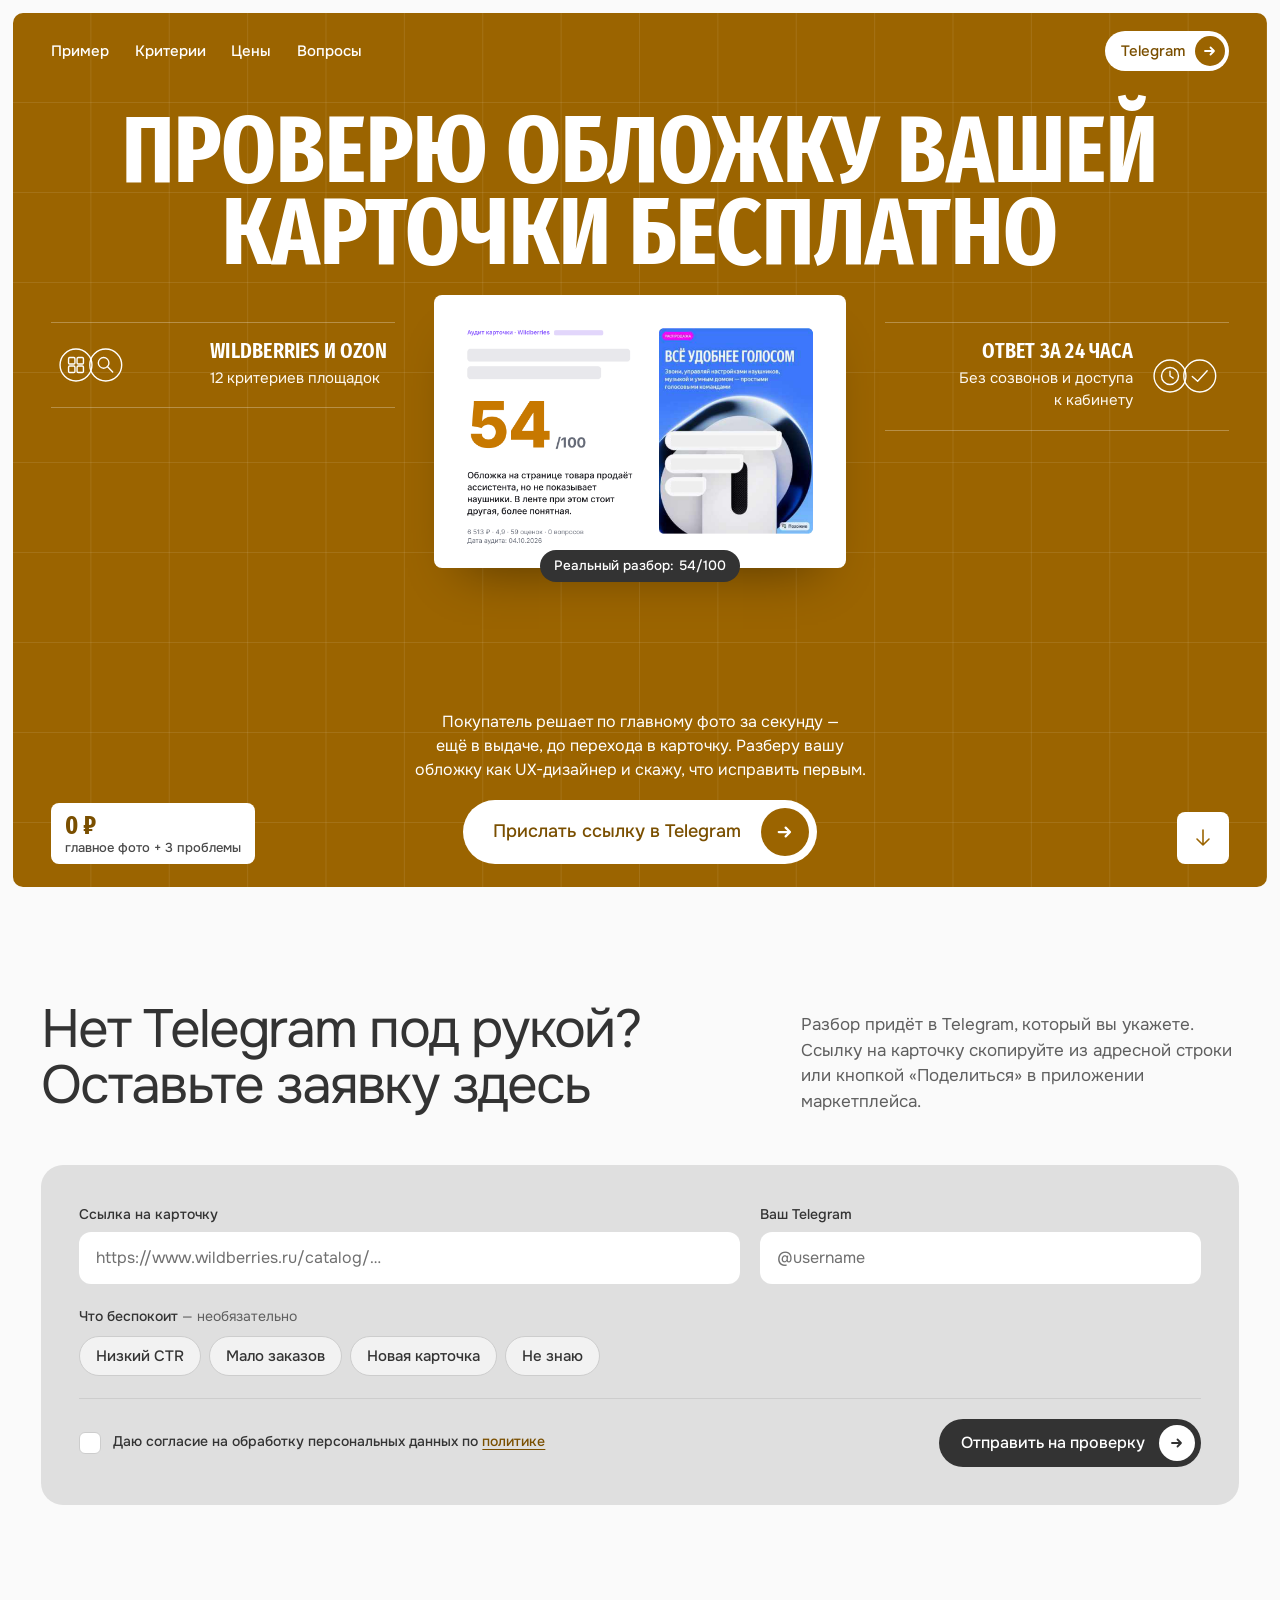
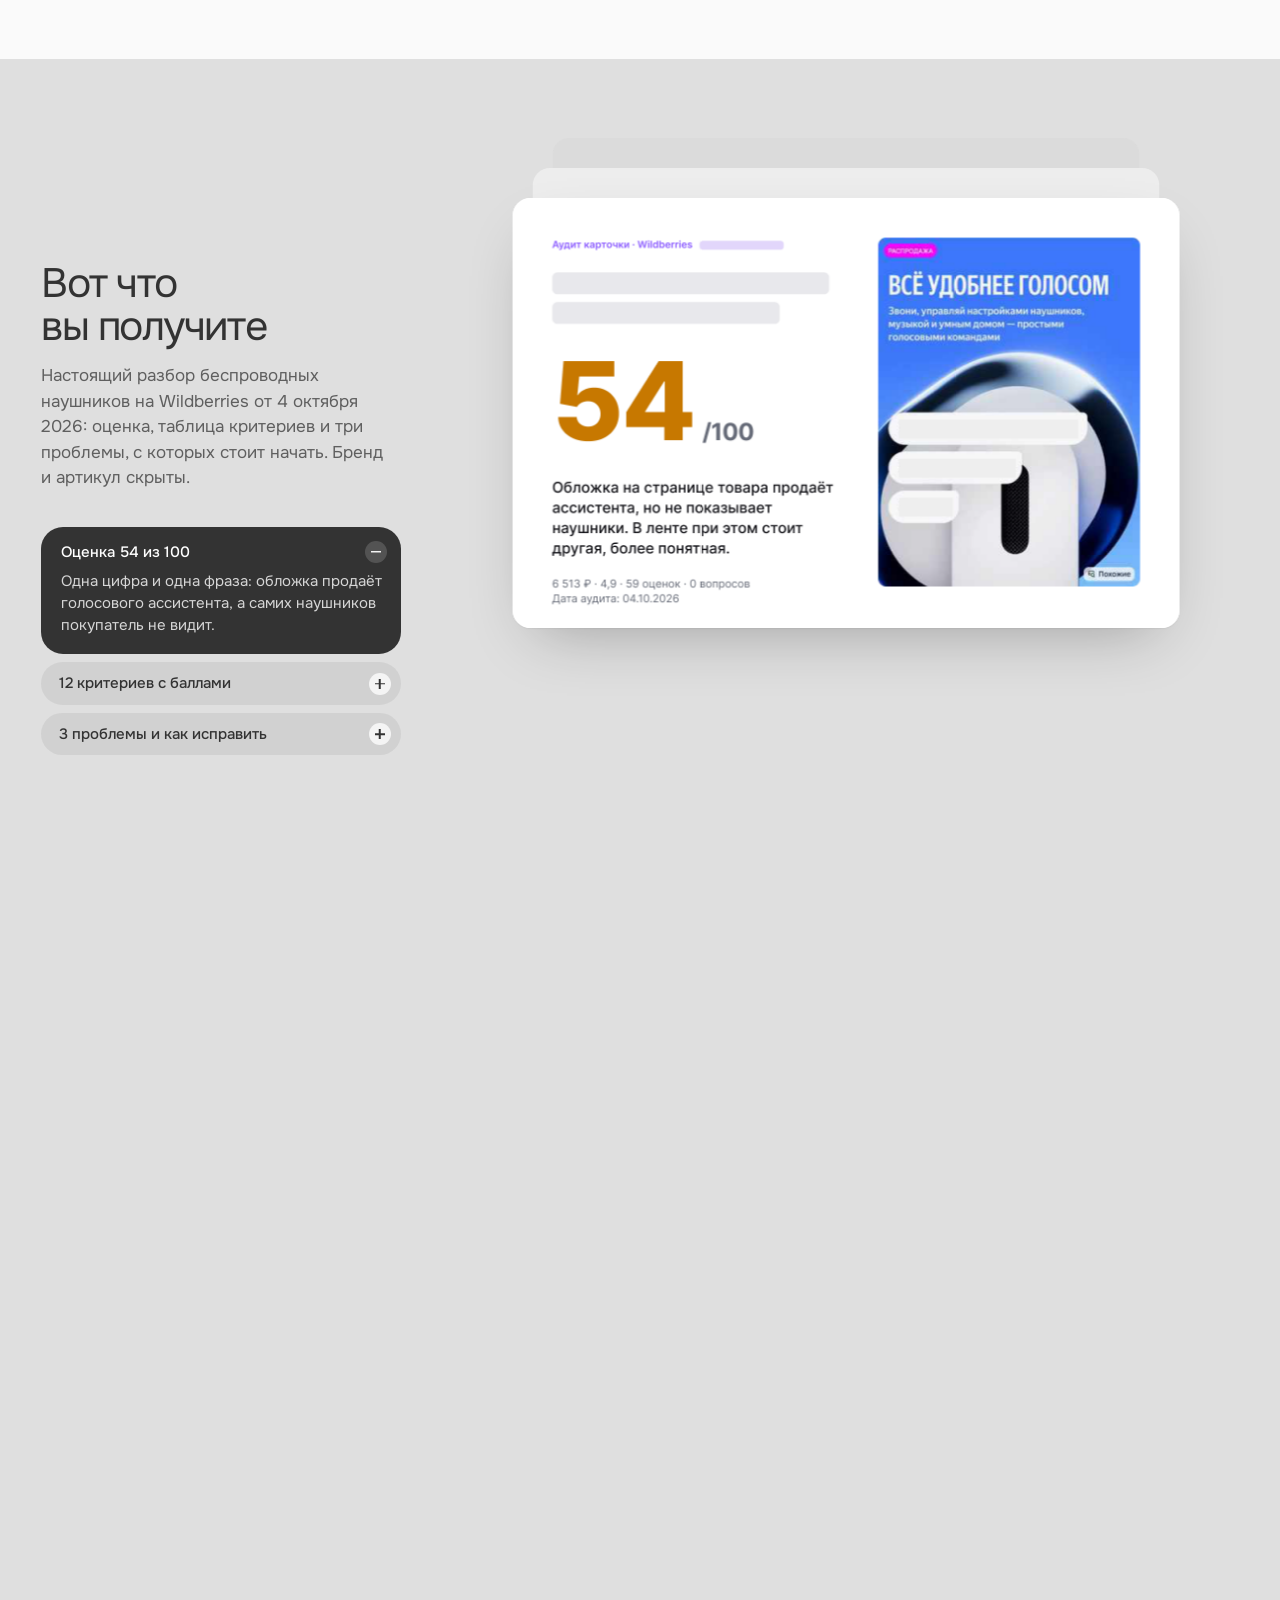
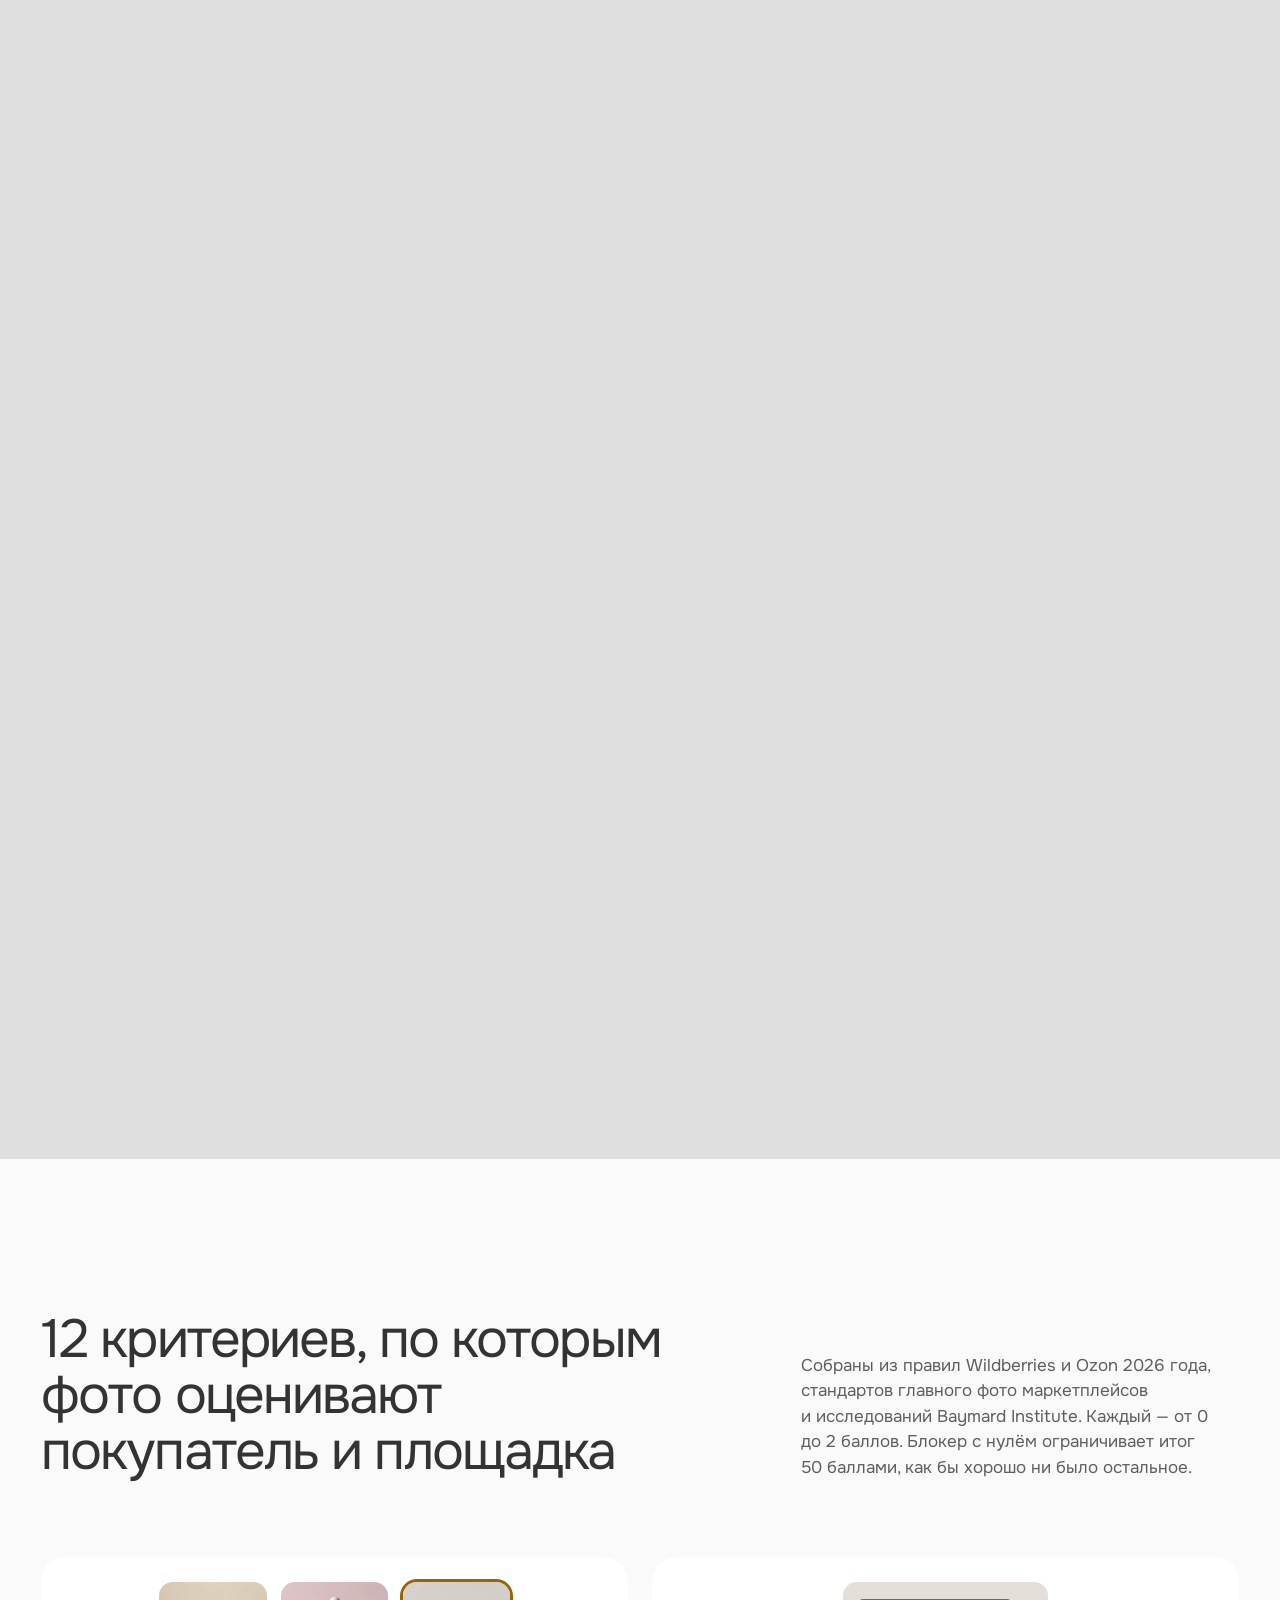
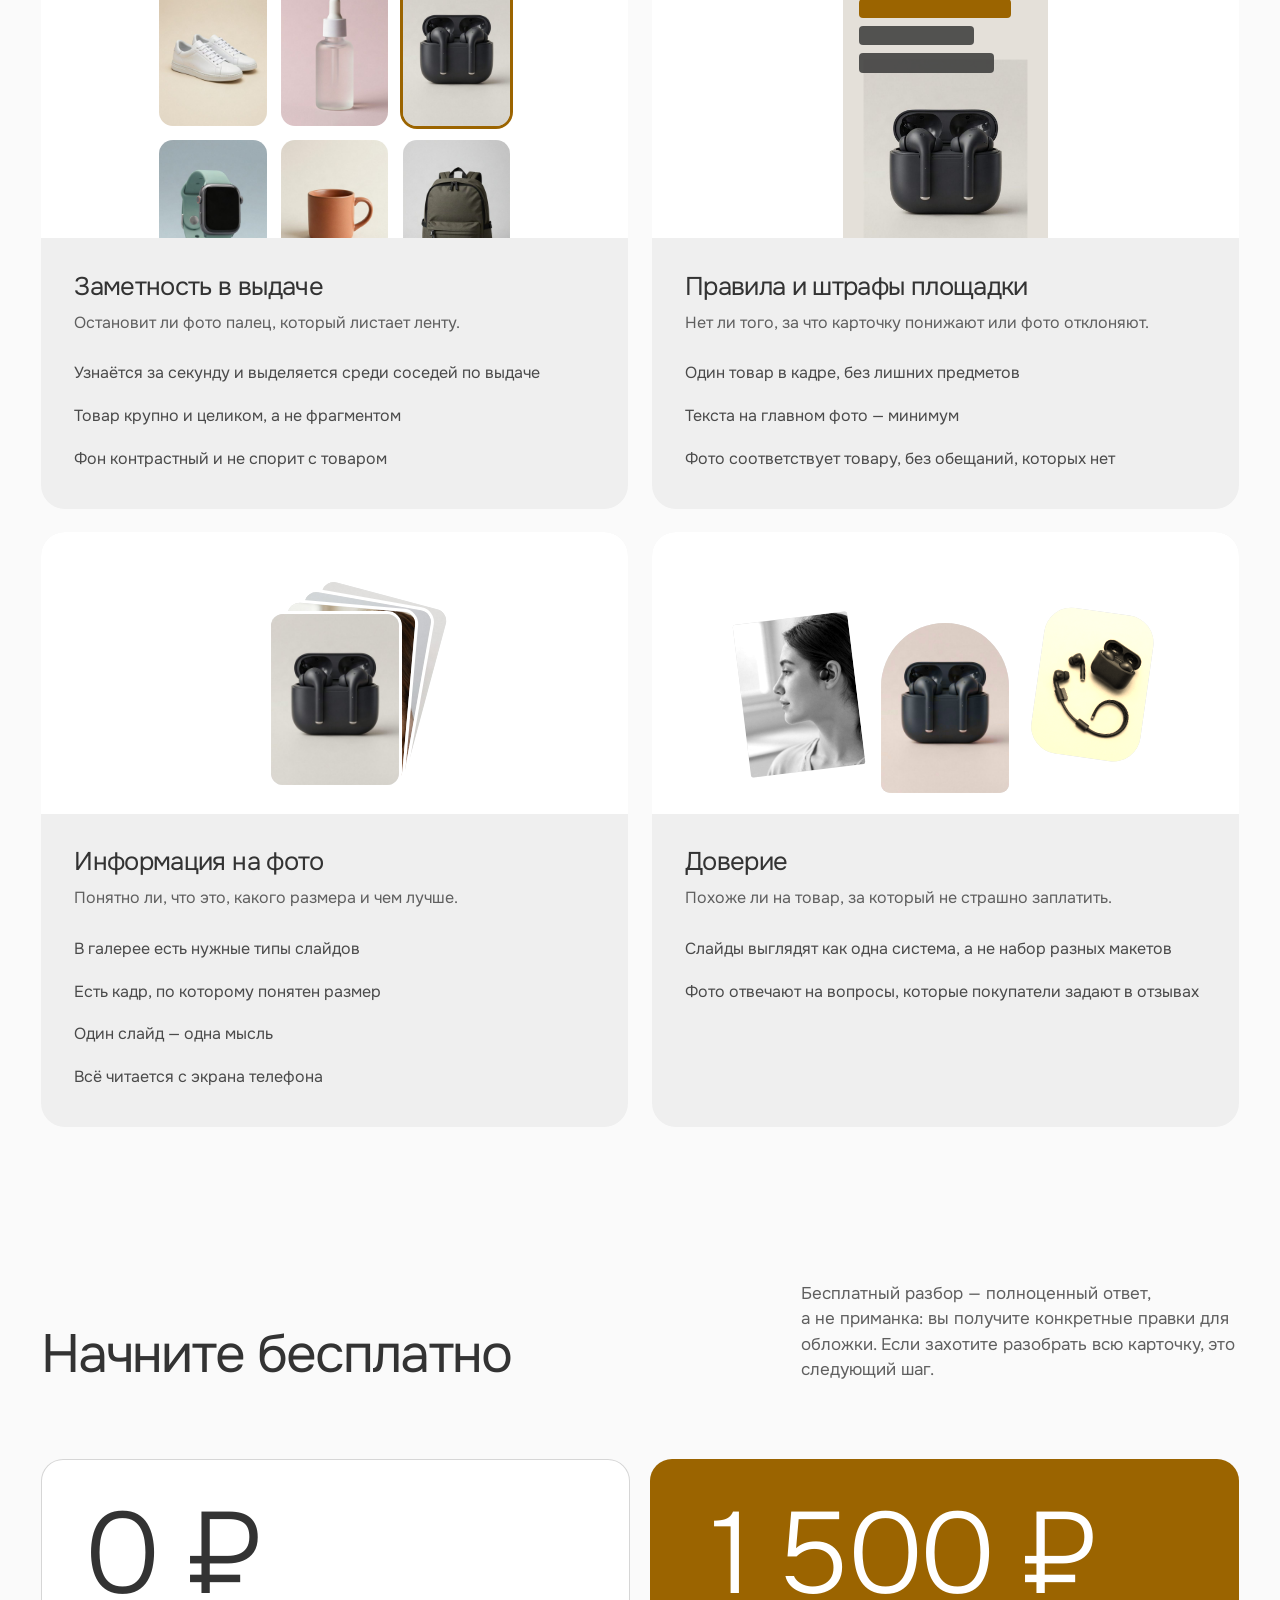
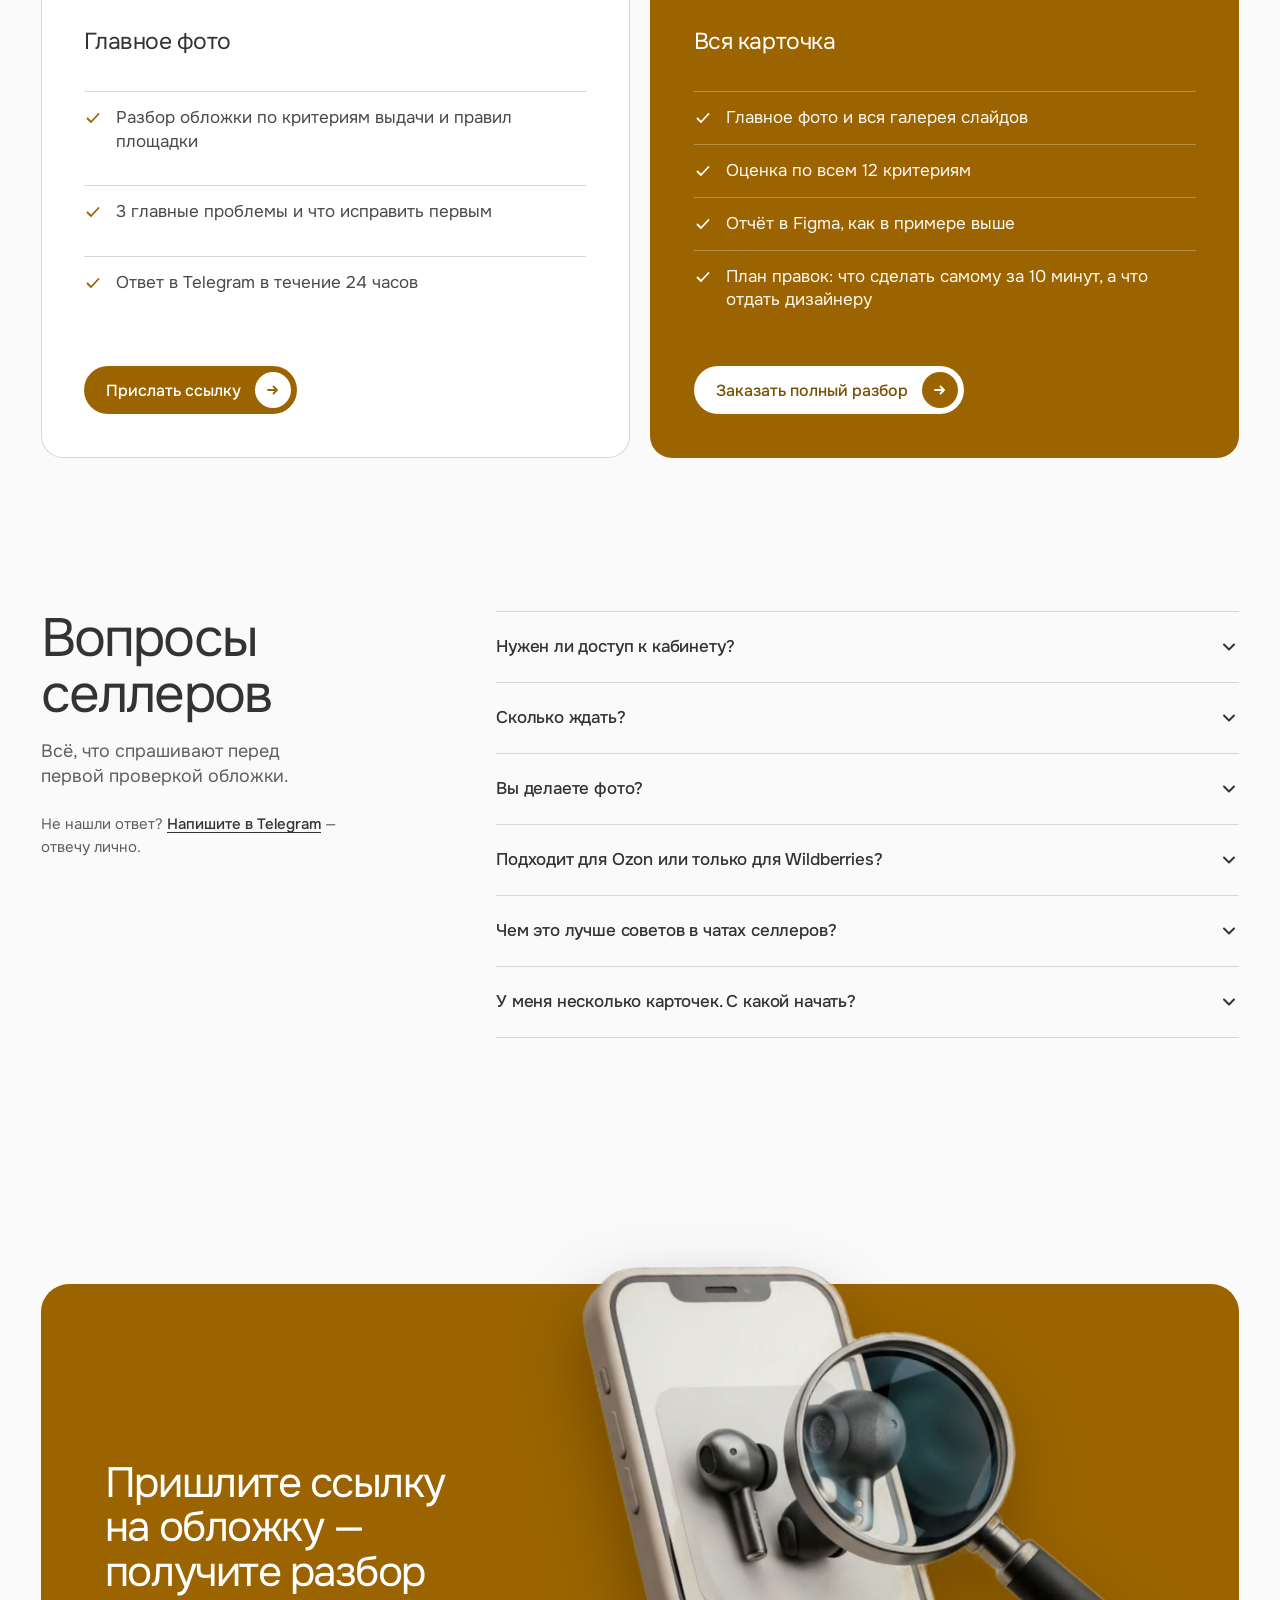
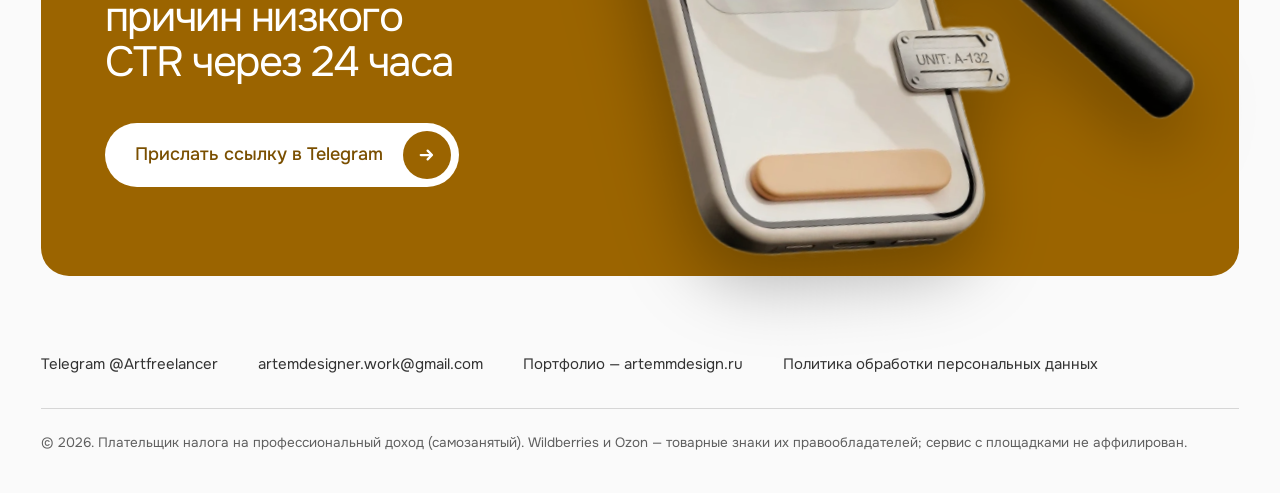
<file: index.html>
<!doctype html>
<html lang="ru">
<head>
<meta charset="utf-8">
<meta name="viewport" content="width=device-width, initial-scale=1">
<title>Бесплатный разбор главного фото карточки WB и Ozon</title>
<meta name="description" content="UX-дизайнер бесплатно разберёт обложку вашей карточки на Wildberries или Ozon по 12 критериям площадок и скажет, что исправить первым. Ответ в Telegram за 24 часа, без созвонов и доступа к кабинету.">
<link rel="preconnect" href="https://fonts.googleapis.com">
<link rel="preconnect" href="https://fonts.gstatic.com" crossorigin>
<link href="https://fonts.googleapis.com/css2?family=Fira+Sans+Extra+Condensed:wght@600;700&family=Onest:wght@300;400;500&display=swap" rel="stylesheet">
<link rel="stylesheet" href="styles.css">
<!-- Yandex.Metrika counter -->
<script type="text/javascript">
    (function(m,e,t,r,i,k,a){
        m[i]=m[i]||function(){(m[i].a=m[i].a||[]).push(arguments)};
        m[i].l=1*new Date();
        for (var j = 0; j < document.scripts.length; j++) {if (document.scripts[j].src === r) { return; }}
        k=e.createElement(t),a=e.getElementsByTagName(t)[0],k.async=1,k.src=r,a.parentNode.insertBefore(k,a)
    })(window, document,'script','https://mc.yandex.ru/metrika/tag.js?id=113476350', 'ym');

    ym(113476350, 'init', {ssr:true, webvisor:true, clickmap:true, ecommerce:"dataLayer", referrer: document.referrer, url: location.href, accurateTrackBounce:true, trackLinks:true});
</script>
<noscript><div><img src="https://mc.yandex.ru/watch/113476350" style="position:absolute; left:-9999px;" alt="" /></div></noscript>
<!-- /Yandex.Metrika counter -->
</head>
<body>

<a class="skip" href="#main">К содержанию</a>

<main id="main">

  <!-- Hero -->
  <section class="hero" id="top" aria-labelledby="hero-title">
    <header class="hero__nav">
      <nav class="hero__links" aria-label="Разделы">
        <a href="#case">Пример</a>
        <a href="#criteria">Критерии</a>
        <a href="#price">Цены</a>
        <a href="#faq">Вопросы</a>
      </nav>
      <a class="btn btn--light btn--sm" aria-label="Написать в Telegram" data-tg href="https://t.me/Artfreelancer" onclick="ym(113476350,'reachGoal','tg_click')" target="_blank" rel="noopener">
        <span class="btn__label">Telegram</span>
        <span class="btn__disc" aria-hidden="true"><svg viewBox="0 0 16 16"><path d="M3 8h9M8.5 4.5 12 8l-3.5 3.5"/></svg></span>
      </a>
    </header>

    <h1 class="hero__title" id="hero-title">Проверю обложку вашей карточки бесплатно</h1>

    <div class="hero__stage">
      <div class="hero__band hero__band--left">
        <svg class="hero__icon" viewBox="0 0 64 32" aria-hidden="true">
          <circle cx="16" cy="16" r="15"/><rect x="9" y="9" width="6" height="6" rx="1"/><rect x="17" y="9" width="6" height="6" rx="1"/><rect x="9" y="17" width="6" height="6" rx="1"/><rect x="17" y="17" width="6" height="6" rx="1"/>
          <circle cx="44" cy="16" r="15"/><circle cx="42" cy="14" r="5"/><path d="m45.5 17.5 5 5"/>
        </svg>
        <p><strong>Wildberries и&nbsp;Ozon</strong><span>12 критериев площадок</span></p>
      </div>

      <figure class="hero__card">
        <img src="assets/case-cover.png" width="1350" height="870" alt="Реальный разбор: оценка обложки 54 из 100 и вывод «обложка продаёт ассистента, но не показывает наушники». Бренд скрыт.">
        <figcaption>Реальный разбор: 54/100</figcaption>
      </figure>

      <div class="hero__band hero__band--right">
        <p><strong>Ответ за 24 часа</strong><span>Без созвонов и&nbsp;доступа к&nbsp;кабинету</span></p>
        <svg class="hero__icon" viewBox="0 0 64 32" aria-hidden="true">
          <circle cx="16" cy="16" r="15"/><circle cx="16" cy="16" r="8"/><path d="M16 11.5V16l3 2"/>
          <circle cx="44" cy="16" r="15"/><path d="M37 16.5 42 21l9-10"/>
        </svg>
      </div>
    </div>

    <div class="hero__foot">
      <p class="hero__badge">0&nbsp;₽<span>главное фото + 3&nbsp;проблемы</span></p>
      <div class="hero__cta">
        <p class="hero__sub">Покупатель решает по&nbsp;главному фото за&nbsp;секунду — ещё в&nbsp;выдаче, до&nbsp;перехода в&nbsp;карточку. Разберу вашу обложку как UX-дизайнер и&nbsp;скажу, что исправить первым.</p>
        <a class="btn btn--light btn--lg" data-tg href="https://t.me/Artfreelancer" onclick="ym(113476350,'reachGoal','tg_click')" target="_blank" rel="noopener">
          <span class="btn__label">Прислать ссылку в Telegram</span>
          <span class="btn__disc" aria-hidden="true"><svg viewBox="0 0 16 16"><path d="M3 8h9M8.5 4.5 12 8l-3.5 3.5"/></svg></span>
        </a>
      </div>
      <a class="hero__down" href="#apply" aria-label="Нет Telegram? Оставить заявку на сайте">
        <svg viewBox="0 0 24 24" aria-hidden="true"><path d="M12 4v15M6 13l6 6 6-6"/></svg>
      </a>
    </div>
  </section>

  <!-- Apply form -->
  <section class="apply" id="apply" aria-labelledby="apply-title">
    <div class="apply__head">
      <h2 class="h2" id="apply-title">Нет Telegram под рукой? Оставьте заявку здесь</h2>
      <p class="apply__aside">Разбор придёт в&nbsp;Telegram, который вы укажете. Ссылку на&nbsp;карточку скопируйте из&nbsp;адресной строки или кнопкой «Поделиться» в&nbsp;приложении маркетплейса.</p>
    </div>

    <form class="apply__form" id="apply-form" novalidate>
      <div class="field field--url">
        <label for="f-url">Ссылка на&nbsp;карточку</label>
        <input class="ym-disable-keys" id="f-url" name="url" type="url" inputmode="url" autocomplete="url" placeholder="https://www.wildberries.ru/catalog/…" required aria-describedby="e-url">
        <p class="field__error" id="e-url" aria-live="polite"></p>
      </div>

      <div class="field field--tg">
        <label for="f-tg">Ваш Telegram</label>
        <input class="ym-disable-keys" id="f-tg" name="telegram" type="text" autocomplete="off" autocapitalize="off" spellcheck="false" placeholder="@username" required aria-describedby="e-tg">
        <p class="field__error" id="e-tg" aria-live="polite"></p>
      </div>

      <fieldset class="field field--chips">
        <legend>Что беспокоит <span>— необязательно</span></legend>
        <div class="chips">
          <label class="chip"><input type="radio" name="concern" value="Низкий CTR"><span>Низкий CTR</span></label>
          <label class="chip"><input type="radio" name="concern" value="Мало заказов"><span>Мало заказов</span></label>
          <label class="chip"><input type="radio" name="concern" value="Новая карточка"><span>Новая карточка</span></label>
          <label class="chip"><input type="radio" name="concern" value="Не знаю"><span>Не знаю</span></label>
        </div>
      </fieldset>

      <input class="hp" type="text" name="_honey" tabindex="-1" autocomplete="off" aria-hidden="true">

      <div class="apply__submit">
        <div class="field field--check">
          <label class="check">
            <input type="checkbox" name="consent" id="f-consent" required aria-describedby="e-consent">
            <span class="check__box" aria-hidden="true"><svg viewBox="0 0 16 16"><path d="m3.5 8.5 3 3 6-7"/></svg></span>
            <span>Даю согласие на&nbsp;обработку персональных данных по&nbsp;<a href="privacy.html" target="_blank">политике</a></span>
          </label>
          <p class="field__error" id="e-consent" aria-live="polite"></p>
        </div>
        <button class="btn btn--ink" type="submit">
          <span class="btn__label">Отправить на проверку</span>
          <span class="btn__disc" aria-hidden="true"><svg viewBox="0 0 16 16"><path d="M3 8h9M8.5 4.5 12 8l-3.5 3.5"/></svg></span>
        </button>
      </div>
      <p class="apply__status" id="apply-status" role="alert"></p>
    </form>

    <div class="apply__done" id="apply-done" hidden tabindex="-1">
      <svg class="apply__tick" viewBox="0 0 48 48" aria-hidden="true"><circle cx="24" cy="24" r="23"/><path d="m14 24.5 7 7 13-15"/></svg>
      <h3 class="apply__done-title">Заявка у&nbsp;меня</h3>
      <p>Напишу в&nbsp;Telegram <strong id="done-tg"></strong> в&nbsp;течение 24 часов: оценка обложки и&nbsp;три проблемы, с&nbsp;которых стоит начать.</p>
      <button class="link" type="button" id="apply-again">Отправить ещё одну карточку</button>
    </div>
  </section>

  <!-- Case -->
  <section class="case" id="case" aria-labelledby="case-title">
    <div class="case__stage" id="stack">
      <div class="case__sticky">
        <div class="case__side">
          <div class="case__head">
            <h2 class="h2" id="case-title">Вот что вы получите</h2>
            <p class="case__intro">Настоящий разбор беспроводных наушников на&nbsp;Wildberries от&nbsp;4&nbsp;октября 2026: оценка, таблица критериев и&nbsp;три проблемы, с&nbsp;которых стоит начать. Бренд и&nbsp;артикул скрыты.</p>
          </div>
          <ol class="case__index" role="tablist" aria-label="Слайды разбора">
            <li><button class="pill is-active" type="button" role="tab" aria-selected="true" aria-controls="slide-0" data-step="0">
              <span class="pill__name">Оценка 54 из&nbsp;100</span><span class="pill__plus" aria-hidden="true"></span>
              <span class="pill__body">Одна цифра и&nbsp;одна фраза: обложка продаёт голосового ассистента, а&nbsp;самих наушников покупатель не&nbsp;видит.</span>
            </button></li>
            <li><button class="pill" type="button" role="tab" aria-selected="false" aria-controls="slide-1" data-step="1">
              <span class="pill__name">12 критериев с&nbsp;баллами</span><span class="pill__plus" aria-hidden="true"></span>
              <span class="pill__body">Каждый — от&nbsp;0 до&nbsp;2 баллов и&nbsp;с&nbsp;пометкой, на&nbsp;что влияет: конверсию, рейтинг карточки или это блокер.</span>
            </button></li>
            <li><button class="pill" type="button" role="tab" aria-selected="false" aria-controls="slide-2" data-step="2">
              <span class="pill__name">3 проблемы и&nbsp;как исправить</span><span class="pill__plus" aria-hidden="true"></span>
              <span class="pill__body">Без общих слов: «оба наушника и&nbsp;кейс на&nbsp;70–85% кадра», «один тезис вместо трёх плашек».</span>
            </button></li>
          </ol>
        </div>

        <div class="case__deck">
          <figure class="slide" id="slide-0" data-i="0">
            <figcaption class="slide__cap">Оценка 54 из&nbsp;100: обложка продаёт ассистента, а&nbsp;наушников не&nbsp;видно.</figcaption>
            <a class="slide__open" href="assets/case-cover.png" target="_blank" aria-label="Открыть обложку разбора в полном размере"><img src="assets/case-cover.png" width="1350" height="870" alt="Обложка разбора: оценка 54 из 100, вывод «обложка на странице товара продаёт ассистента, но не показывает наушники», справа главное фото карточки. Название товара и артикул замазаны."></a>
            <a class="slide__more" href="assets/case-cover.png" target="_blank" tabindex="-1" aria-hidden="true">Открыть крупно</a>
          </figure>
          <figure class="slide" id="slide-1" data-i="1">
            <figcaption class="slide__cap">12 критериев: у&nbsp;каждого балл от&nbsp;0 до&nbsp;2 и&nbsp;метка — конверсия, рейтинг или блокер.</figcaption>
            <a class="slide__open" href="assets/case-heuristics.png" target="_blank" aria-label="Открыть таблицу 12 критериев в полном размере"><img src="assets/case-heuristics.png" width="1350" height="1340" alt="Таблица оценки по 12 критериям: у каждого балл из 2 и метка — конверсия, рейтинг или блокер. Сумма 13 из 24, итог 54 из 100."></a>
            <a class="slide__more" href="assets/case-heuristics.png" target="_blank" tabindex="-1" aria-hidden="true">Открыть крупно</a>
          </figure>
          <figure class="slide" id="slide-2" data-i="2">
            <figcaption class="slide__cap">3 главные проблемы: почему мешают и&nbsp;как исправить.</figcaption>
            <a class="slide__open" href="assets/case-top3.png" target="_blank" aria-label="Открыть три главные проблемы в полном размере"><img src="assets/case-top3.png" width="1350" height="1170" alt="Три главные проблемы: товар не виден, много текста на главном фото, две разные обложки. У каждой — почему и как исправить."></a>
            <a class="slide__more" href="assets/case-top3.png" target="_blank" tabindex="-1" aria-hidden="true">Открыть крупно</a>
          </figure>
        </div>
      </div>
    </div>
  </section>

  <!-- Criteria -->
  <section class="criteria" id="criteria" aria-labelledby="criteria-title">
    <div class="section-head">
      <h2 class="h2" id="criteria-title">12 критериев, по&nbsp;которым фото оценивают покупатель и&nbsp;площадка</h2>
      <p class="section-head__aside">Собраны из&nbsp;правил Wildberries и&nbsp;Ozon 2026 года, стандартов главного фото маркетплейсов и&nbsp;исследований Baymard Institute. Каждый — от&nbsp;0 до&nbsp;2 баллов. Блокер с&nbsp;нулём ограничивает итог 50&nbsp;баллами, как бы хорошо ни&nbsp;было остальное.</p>
    </div>

    <div class="groups">
      <article class="group" tabindex="-1">
        <div class="demo demo--feed" aria-hidden="true">
          <span><img src="assets/products/sneakers.jpg" width="600" height="800" alt="" loading="lazy" decoding="async"></span><span><img src="assets/products/serum.jpg" width="600" height="800" alt="" loading="lazy" decoding="async"></span><span class="is-you"><img src="assets/products/earbuds.jpg" width="600" height="800" alt="" loading="lazy" decoding="async"></span><span><img src="assets/products/watch.jpg" width="600" height="800" alt="" loading="lazy" decoding="async"></span><span><img src="assets/products/mug.jpg" width="600" height="800" alt="" loading="lazy" decoding="async"></span><span><img src="assets/products/backpack.jpg" width="600" height="800" alt="" loading="lazy" decoding="async"></span>
        </div>
        <h3>Заметность в&nbsp;выдаче</h3>
        <p class="group__lead">Остановит&nbsp;ли фото палец, который листает ленту.</p>
        <ol>
          <li>Узнаётся за&nbsp;секунду и&nbsp;выделяется среди соседей по&nbsp;выдаче</li>
          <li>Товар крупно и&nbsp;целиком, а&nbsp;не&nbsp;фрагментом</li>
          <li>Фон контрастный и&nbsp;не&nbsp;спорит с&nbsp;товаром</li>
        </ol>
      </article>
      <article class="group" tabindex="-1">
        <div class="demo demo--rules" aria-hidden="true">
          <div class="demo__frame"><img src="assets/products/earbuds.jpg" width="600" height="800" alt="" loading="lazy" decoding="async"><b></b><b></b><b></b></div>
        </div>
        <h3>Правила и&nbsp;штрафы площадки</h3>
        <p class="group__lead">Нет&nbsp;ли того, за&nbsp;что карточку понижают или фото отклоняют.</p>
        <ol>
          <li>Один товар в&nbsp;кадре, без лишних предметов</li>
          <li>Текста на&nbsp;главном фото — минимум</li>
          <li>Фото соответствует товару, без обещаний, которых нет</li>
        </ol>
      </article>
      <article class="group" tabindex="-1">
        <div class="demo demo--info" aria-hidden="true">
          <span><img src="assets/products/earbuds.jpg" width="600" height="800" alt="" loading="lazy" decoding="async"></span><span><img src="assets/products/inuse.jpg" width="600" height="800" alt="" loading="lazy" decoding="async"></span><span><img src="assets/products/scale.jpg" width="600" height="800" alt="" loading="lazy" decoding="async"></span><span><img src="assets/products/flatlay.jpg" width="600" height="800" alt="" loading="lazy" decoding="async"></span>
        </div>
        <h3>Информация на&nbsp;фото</h3>
        <p class="group__lead">Понятно&nbsp;ли, что это, какого размера и&nbsp;чем лучше.</p>
        <ol>
          <li>В&nbsp;галерее есть нужные типы слайдов</li>
          <li>Есть кадр, по&nbsp;которому понятен размер</li>
          <li>Один слайд — одна мысль</li>
          <li>Всё читается с&nbsp;экрана телефона</li>
        </ol>
      </article>
      <article class="group" tabindex="-1">
        <div class="demo demo--trust" aria-hidden="true">
          <span><img src="assets/products/inuse.jpg" width="600" height="800" alt="" loading="lazy" decoding="async"></span><span><img src="assets/products/earbuds.jpg" width="600" height="800" alt="" loading="lazy" decoding="async"></span><span><img src="assets/products/flatlay.jpg" width="600" height="800" alt="" loading="lazy" decoding="async"></span>
        </div>
        <h3>Доверие</h3>
        <p class="group__lead">Похоже&nbsp;ли на&nbsp;товар, за&nbsp;который не&nbsp;страшно заплатить.</p>
        <ol>
          <li>Слайды выглядят как одна система, а&nbsp;не&nbsp;набор разных макетов</li>
          <li>Фото отвечают на&nbsp;вопросы, которые покупатели задают в&nbsp;отзывах</li>
        </ol>
      </article>
    </div>
  </section>

  <!-- Pricing -->
  <section class="price" id="price" aria-labelledby="price-title">
    <div class="section-head">
      <h2 class="h2" id="price-title">Начните бесплатно</h2>
      <p class="section-head__aside">Бесплатный разбор — полноценный ответ, а&nbsp;не&nbsp;приманка: вы получите конкретные правки для обложки. Если захотите разобрать всю карточку, это следующий шаг.</p>
    </div>

    <div class="plans">
      <article class="plan">
        <p class="plan__amount">0&nbsp;₽</p>
        <h3 class="plan__name">Главное фото</h3>
        <ul class="ticks">
          <li>Разбор обложки по&nbsp;критериям выдачи и&nbsp;правил площадки</li>
          <li>3 главные проблемы и&nbsp;что исправить первым</li>
          <li>Ответ в&nbsp;Telegram в&nbsp;течение 24 часов</li>
        </ul>
        <a class="btn" data-tg href="https://t.me/Artfreelancer" onclick="ym(113476350,'reachGoal','tg_click')" target="_blank" rel="noopener">
          <span class="btn__label">Прислать ссылку</span>
          <span class="btn__disc" aria-hidden="true"><svg viewBox="0 0 16 16"><path d="M3 8h9M8.5 4.5 12 8l-3.5 3.5"/></svg></span>
        </a>
      </article>

      <article class="plan plan--full">
        <p class="plan__amount">1&#8239;500&nbsp;₽</p>
        <h3 class="plan__name">Вся карточка</h3>
        <ul class="ticks">
          <li>Главное фото и&nbsp;вся галерея слайдов</li>
          <li>Оценка по&nbsp;всем 12 критериям</li>
          <li>Отчёт в&nbsp;Figma, как в&nbsp;примере выше</li>
          <li>План правок: что сделать самому за&nbsp;10 минут, а&nbsp;что отдать дизайнеру</li>
        </ul>
        <a class="btn btn--light" data-tg href="https://t.me/Artfreelancer" onclick="ym(113476350,'reachGoal','tg_click')" target="_blank" rel="noopener">
          <span class="btn__label">Заказать полный разбор</span>
          <span class="btn__disc" aria-hidden="true"><svg viewBox="0 0 16 16"><path d="M3 8h9M8.5 4.5 12 8l-3.5 3.5"/></svg></span>
        </a>
      </article>
    </div>
  </section>

  <!-- FAQ -->
  <section class="faq" id="faq" aria-labelledby="faq-title">
    <div class="faq__intro">
      <h2 class="h2" id="faq-title">Вопросы селлеров</h2>
      <p class="faq__sub">Всё, что спрашивают перед первой проверкой обложки.</p>
      <p class="faq__note">Не&nbsp;нашли ответ? <a data-tg href="https://t.me/Artfreelancer" onclick="ym(113476350,'reachGoal','tg_click')" target="_blank" rel="noopener">Напишите в&nbsp;Telegram</a> — отвечу лично.</p>
    </div>
    <div class="faq__list">
      <details>
        <summary>Нужен&nbsp;ли доступ к&nbsp;кабинету?<svg class="faq__chev" viewBox="0 0 16 16" aria-hidden="true"><path d="m4 6 4 4 4-4"/></svg></summary>
        <div class="faq__a"><p>Нет. Достаточно ссылки на&nbsp;карточку: всё, что видит покупатель, вижу и&nbsp;я. Логины, пароли и&nbsp;API-ключи не&nbsp;нужны.</p></div>
      </details>
      <details>
        <summary>Сколько ждать?<svg class="faq__chev" viewBox="0 0 16 16" aria-hidden="true"><path d="m4 6 4 4 4-4"/></svg></summary>
        <div class="faq__a"><p>До&nbsp;24 часов с&nbsp;момента, как пришлёте ссылку. Разбор придёт в&nbsp;Telegram.</p></div>
      </details>
      <details>
        <summary>Вы делаете фото?<svg class="faq__chev" viewBox="0 0 16 16" aria-hidden="true"><path d="m4 6 4 4 4-4"/></svg></summary>
        <div class="faq__a">
          <p>Нет, не&nbsp;снимаю. Даю техническое задание дизайнеру: что должно быть в&nbsp;кадре, сколько текста допустимо и&nbsp;в&nbsp;каком порядке идут слайды.</p>
          <p>Если своего дизайнера нет, могу сам переделать обложку и&nbsp;галерею по&nbsp;этому ТЗ — <a data-tg href="https://t.me/Artfreelancer" onclick="ym(113476350,'reachGoal','tg_click')" target="_blank" rel="noopener">напишите в&nbsp;Telegram</a>, обсудим объём и&nbsp;срок.</p>
        </div>
      </details>
      <details>
        <summary>Подходит для Ozon или только для&nbsp;Wildberries?<svg class="faq__chev" viewBox="0 0 16 16" aria-hidden="true"><path d="m4 6 4 4 4-4"/></svg></summary>
        <div class="faq__a"><p>Для обеих площадок. Критерии учитывают правила и&nbsp;Wildberries, и&nbsp;Ozon, а&nbsp;в&nbsp;разборе я отмечаю, что относится к&nbsp;вашей.</p></div>
      </details>
      <details>
        <summary>Чем это лучше советов в&nbsp;чатах селлеров?<svg class="faq__chev" viewBox="0 0 16 16" aria-hidden="true"><path d="m4 6 4 4 4-4"/></svg></summary>
        <div class="faq__a"><p>В&nbsp;чатах советуют в&nbsp;общем. Здесь — разбор именно вашей обложки по&nbsp;одним и&nbsp;тем&nbsp;же 12 критериям, с&nbsp;баллами и&nbsp;порядком: что исправить первым, а&nbsp;что подождёт.</p></div>
      </details>
      <details>
        <summary>У&nbsp;меня несколько карточек. С&nbsp;какой начать?<svg class="faq__chev" viewBox="0 0 16 16" aria-hidden="true"><path d="m4 6 4 4 4-4"/></svg></summary>
        <div class="faq__a"><p>Пришлите ссылки в&nbsp;Telegram и&nbsp;напишите, какая приносит больше всего денег или показов, — начнём с&nbsp;неё.</p></div>
      </details>
    </div>
  </section>

  <!-- Close -->
  <section class="close" aria-labelledby="close-title">
    <div class="close__copy">
      <h2 class="close__title" id="close-title">Пришлите ссылку на&nbsp;обложку&nbsp;— получите разбор причин низкого CTR через 24&nbsp;часа</h2>
      <a class="btn btn--light btn--lg" data-tg href="https://t.me/Artfreelancer" onclick="ym(113476350,'reachGoal','tg_click')" target="_blank" rel="noopener">
        <span class="btn__label">Прислать ссылку в Telegram</span>
        <span class="btn__disc" aria-hidden="true"><svg viewBox="0 0 16 16"><path d="M3 8h9M8.5 4.5 12 8l-3.5 3.5"/></svg></span>
      </a>
    </div>
    <figure class="close__visual" aria-hidden="true">
      <div class="close__float">
        <img src="assets/products/visual-audit.webp" width="1100" height="989" alt="" loading="lazy" decoding="async">
        <span class="close__shine"></span>
      </div>
    </figure>
  </section>

</main>

<footer class="footer">
  <ul class="footer__links">
    <li><a data-tg href="https://t.me/Artfreelancer" onclick="ym(113476350,'reachGoal','tg_click')" target="_blank" rel="noopener">Telegram @Artfreelancer</a></li>
    <li><a href="mailto:artemdesigner.work@gmail.com">artemdesigner.work@gmail.com</a></li>
    <li><a href="http://artemmdesign.ru" target="_blank" rel="noopener">Портфолио — artemmdesign.ru</a></li>
    <li><a href="privacy.html">Политика обработки персональных данных</a></li>
  </ul>
  <p class="footer__legal">© 2026. Плательщик налога на&nbsp;профессиональный доход (самозанятый). Wildberries и&nbsp;Ozon — товарные знаки их правообладателей; сервис с&nbsp;площадками не&nbsp;аффилирован.</p>
</footer>

<script src="app.js" defer></script>
</body>
</html>
</file>
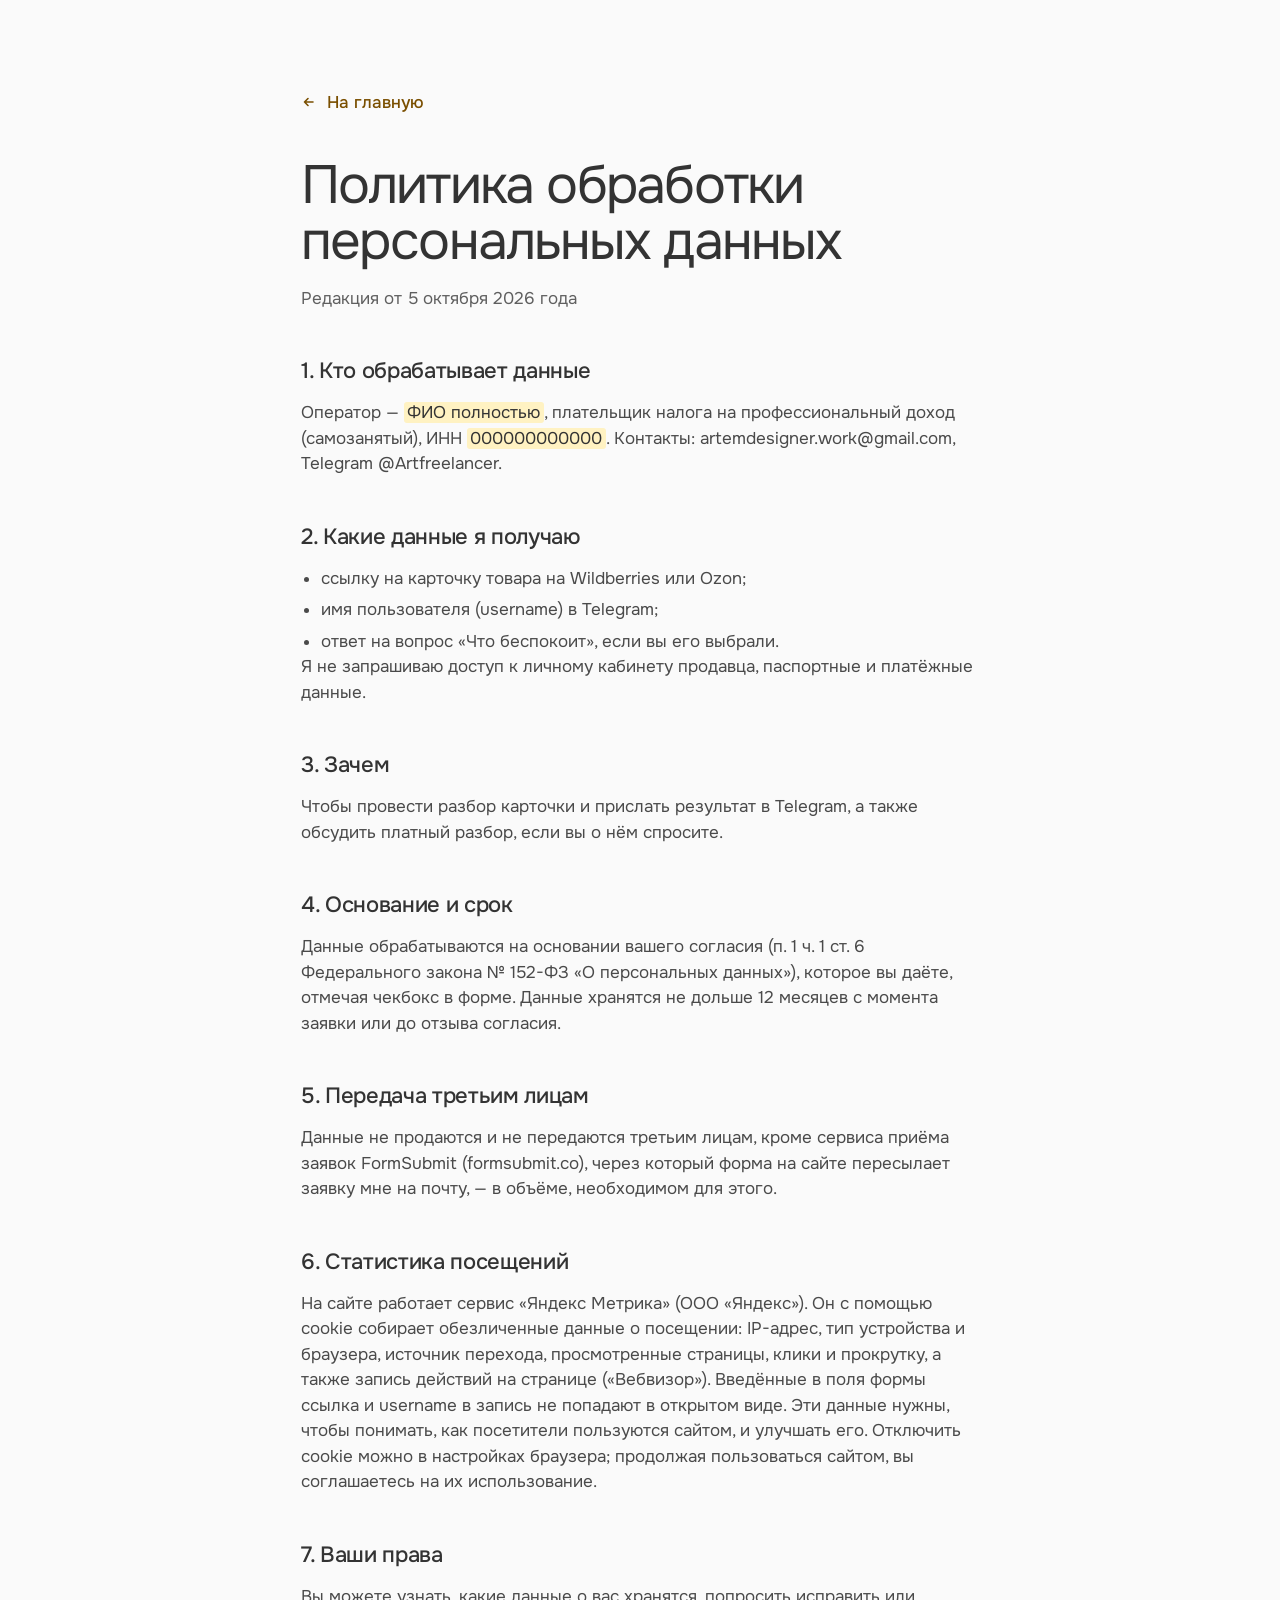
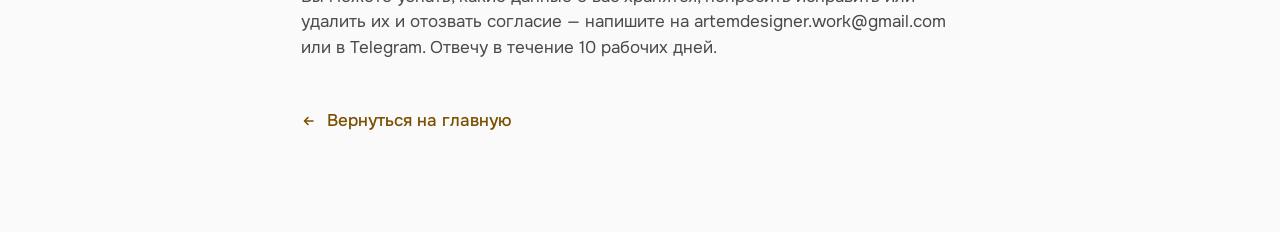
<file: privacy.html>
<!doctype html>
<html lang="ru">
<head>
<meta charset="utf-8">
<meta name="viewport" content="width=device-width, initial-scale=1">
<title>Политика обработки персональных данных</title>
<link rel="preconnect" href="https://fonts.googleapis.com">
<link rel="preconnect" href="https://fonts.gstatic.com" crossorigin>
<link href="https://fonts.googleapis.com/css2?family=Onest:wght@300;400;500&display=swap" rel="stylesheet">
<link rel="stylesheet" href="styles.css">
<style>
  .doc { max-width: 760px; margin: 0 auto; padding: clamp(48px, 7vw, 96px) var(--gutter) 96px; }
  .doc h1 { margin-bottom: 16px; }
  .doc h2 { font-size: 1.375rem; font-weight: 500; letter-spacing: -0.015em; margin: 44px 0 12px; }
  .doc p, .doc li { color: var(--ink-soft); }
  .doc p + p { margin-top: 12px; }
  .doc ul { list-style: disc; padding-left: 1.2em; display: grid; gap: 6px; }
  .doc .meta { color: var(--muted); }
  .doc mark { background: #fff2c2; color: var(--ink); padding: 0 .2em; border-radius: 3px; }
</style>
</head>
<body>
<main class="doc">
  <p style="margin-bottom:40px"><a class="arrow-link" href="index.html"><svg viewBox="0 0 16 16" aria-hidden="true"><path d="M12 8H3.5M7 4.5 3.5 8 7 11.5"/></svg>На главную</a></p>
  <h1 class="h2">Политика обработки персональных данных</h1>
  <p class="meta">Редакция от 5 октября 2026 года</p>

  <h2>1. Кто обрабатывает данные</h2>
  <p>Оператор — <mark>ФИО полностью</mark>, плательщик налога на профессиональный доход (самозанятый), ИНН <mark>000000000000</mark>. Контакты: artemdesigner.work@gmail.com, Telegram @Artfreelancer.</p>

  <h2>2. Какие данные я получаю</h2>
  <ul>
    <li>ссылку на карточку товара на Wildberries или Ozon;</li>
    <li>имя пользователя (username) в Telegram;</li>
    <li>ответ на вопрос «Что беспокоит», если вы его выбрали.</li>
  </ul>
  <p>Я не запрашиваю доступ к личному кабинету продавца, паспортные и платёжные данные.</p>

  <h2>3. Зачем</h2>
  <p>Чтобы провести разбор карточки и прислать результат в Telegram, а также обсудить платный разбор, если вы о нём спросите.</p>

  <h2>4. Основание и срок</h2>
  <p>Данные обрабатываются на основании вашего согласия (п. 1 ч. 1 ст. 6 Федерального закона № 152-ФЗ «О персональных данных»), которое вы даёте, отмечая чекбокс в форме. Данные хранятся не дольше 12 месяцев с момента заявки или до отзыва согласия.</p>

  <h2>5. Передача третьим лицам</h2>
  <p>Данные не продаются и не передаются третьим лицам, кроме сервиса приёма заявок FormSubmit (formsubmit.co), через который форма на сайте пересылает заявку мне на почту, — в объёме, необходимом для этого.</p>

  <h2>6. Статистика посещений</h2>
  <p>На сайте работает сервис «Яндекс Метрика» (ООО «Яндекс»). Он с помощью cookie собирает обезличенные данные о посещении: IP-адрес, тип устройства и браузера, источник перехода, просмотренные страницы, клики и прокрутку, а также запись действий на странице («Вебвизор»). Введённые в поля формы ссылка и username в запись не попадают в открытом виде. Эти данные нужны, чтобы понимать, как посетители пользуются сайтом, и улучшать его. Отключить cookie можно в настройках браузера; продолжая пользоваться сайтом, вы соглашаетесь на их использование.</p>

  <h2>7. Ваши права</h2>
  <p>Вы можете узнать, какие данные о вас хранятся, попросить исправить или удалить их и отозвать согласие — напишите на artemdesigner.work@gmail.com или в Telegram. Отвечу в течение 10 рабочих дней.</p>

  <p style="margin-top:48px"><a class="arrow-link" href="index.html"><svg viewBox="0 0 16 16" aria-hidden="true"><path d="M12 8H3.5M7 4.5 3.5 8 7 11.5"/></svg>Вернуться на главную</a></p>
</main>
</body>
</html>
</file>
<file: styles.css>
/* Tokens ---------------------------------------------------------------- */
:root {
  --ground: #fafafa;
  --paper: #ffffff;
  --neutral: #dfdfdf;
  --neutral-deep: #cdcdcd;
  --neutral-soft: #efefef;    /* criteria cards: lighter than the neutral band */
  --ink: #333333;
  --ink-soft: #4a4a4a;
  --muted: #5f5f5f;
  --line: #d6d6d6;
  --accent: #9b6400;
  --accent-hover: #845500;
  --accent-text: #7a4f00;     /* accent for small text on light and neutral grounds */
  --on-accent: #ffffff;
  --on-accent-soft: #fdf8f0;  /* secondary text on accent (≥4.5:1 on #9b6400) */
  --accent-line: rgba(255, 255, 255, .28);
  --error: #a3341f;

  --font: "Onest", "Helvetica Neue", Helvetica, Arial, sans-serif;
  --font-display: "Fira Sans Extra Condensed", "Onest", "Arial Narrow", sans-serif;

  --gutter: clamp(16px, 3.2vw, 48px);
  --inset: clamp(8px, 1vw, 14px);
  --max: 1440px;
  --section: clamp(96px, 12vw, 176px);
  --ease: cubic-bezier(.16, 1, .3, 1);

  color-scheme: light;
}

/* Base ------------------------------------------------------------------ */
*, *::before, *::after { box-sizing: border-box; }
html { scroll-behavior: smooth; scroll-padding-top: 24px; -webkit-text-size-adjust: 100%; }
body {
  margin: 0;
  background: var(--ground);
  color: var(--ink);
  font: 400 17px/1.5 var(--font);
  -webkit-font-smoothing: antialiased;
  text-rendering: optimizeLegibility;
  caret-color: var(--accent);
  scrollbar-color: var(--neutral-deep) var(--ground);
}
::selection { background: var(--accent); color: #fff; }
[hidden] { display: none !important; }
img { display: block; max-width: 100%; height: auto; }
h1, h2, h3, p, ol, ul, figure { margin: 0; }
ol, ul { padding: 0; list-style: none; }
a { color: inherit; text-underline-offset: .22em; text-decoration-thickness: 1px; }
button { font: inherit; color: inherit; }
:focus-visible { outline: 2px solid var(--accent); outline-offset: 3px; border-radius: 6px; }

.skip {
  position: absolute; left: 12px; top: -60px; z-index: 100;
  background: var(--ink); color: #fff; padding: 10px 16px; border-radius: 999px; text-decoration: none;
}
.skip:focus { top: 12px; }

/* Type ------------------------------------------------------------------ */
.h2 {
  font-size: clamp(2.1rem, 4.2vw, 3.75rem);
  line-height: 1.04;
  font-weight: 400;
  letter-spacing: -0.035em;
  text-wrap: balance;
}

/* Buttons --------------------------------------------------------------- */
.btn {
  --bg: var(--accent); --fg: #fff; --disc: #fff; --arrow: var(--accent); --hover: var(--accent-hover);
  display: inline-flex; align-items: center; gap: 14px;
  padding: 6px 6px 6px 22px;
  min-height: 48px;
  border: 0; border-radius: 999px;
  background: var(--bg); color: var(--fg);
  font-size: 16px; font-weight: 500; line-height: 1.2;
  text-decoration: none; cursor: pointer;
  transition: background-color .25s var(--ease), transform .25s var(--ease);
}
.btn:hover { background: var(--hover); }
.btn:active { transform: scale(.98); }
.btn__disc {
  flex: none; display: grid; place-items: center;
  width: 36px; height: 36px; border-radius: 50%;
  background: var(--disc);
  transition: transform .35s var(--ease);
}
.btn__disc svg { width: 16px; height: 16px; fill: none; stroke: var(--arrow); stroke-width: 1.8; stroke-linecap: round; stroke-linejoin: round; }
.btn:hover .btn__disc { transform: translateX(3px); }
.btn--sm { min-height: 40px; padding: 4px 4px 4px 16px; font-size: 15px; gap: 10px; }
.btn--sm .btn__disc { width: 30px; height: 30px; }
.btn--lg { min-height: 64px; padding: 8px 8px 8px 30px; font-size: 18px; gap: 20px; }
.btn--lg .btn__disc { width: 48px; height: 48px; }
.btn--lg .btn__disc svg { width: 20px; height: 20px; }
.btn--ink { --bg: var(--ink); --arrow: var(--ink); --hover: #1f1f1f; }
.btn--light { --bg: #fff; --fg: var(--accent-text); --disc: var(--accent); --arrow: #fff; --hover: #f6efe3; }
.btn[aria-busy="true"] { opacity: .7; pointer-events: none; }

.link {
  background: none; border: 0; padding: 0; cursor: pointer;
  color: var(--accent-text); text-decoration: underline; text-underline-offset: .22em;
}
.arrow-link {
  display: inline-flex; align-items: center; gap: 10px;
  color: var(--accent-text); font-weight: 500; text-decoration: none;
}
.arrow-link svg { width: 16px; height: 16px; fill: none; stroke: currentColor; stroke-width: 1.6; stroke-linecap: round; stroke-linejoin: round; }
.arrow-link:hover { text-decoration: underline; }

/* Hero: inset accent panel on a fine grid -------------------------------- */
.hero {
  position: relative;
  margin: var(--inset);
  min-height: calc(100svh - 2 * var(--inset));
  display: grid;
  grid-template-rows: auto auto 1fr auto;
  gap: clamp(16px, 2.4vh, 32px);
  padding: 0 clamp(16px, 3vw, 44px) clamp(16px, 2.6vh, 32px);
  border-radius: 10px;
  color: var(--on-accent);
  background-color: var(--accent);
  background-image:
    linear-gradient(to right, rgba(255,255,255,.09) 1px, transparent 1px),
    linear-gradient(to bottom, rgba(255,255,255,.09) 1px, transparent 1px);
  background-size: calc(100% / 16) 90px;
  background-position: -1px -1px;
}
.hero__nav {
  display: flex; justify-content: space-between; align-items: center; gap: 24px;
  padding: 18px 0 0;
}
.hero__links { display: flex; gap: clamp(16px, 2vw, 32px); font-size: 15px; font-weight: 500; }
.hero__links a { text-decoration: none; color: var(--on-accent); }
.hero__links a:hover { text-decoration: underline; }

.hero__title {
  font-family: var(--font-display);
  font-weight: 700;
  text-transform: uppercase;
  text-align: center;
  font-size: clamp(3rem, 7.4vw, 8rem);
  line-height: .86;
  letter-spacing: 0;
  text-wrap: balance;
  margin: clamp(8px, 2vh, 24px) auto 0;
}

.hero__stage {
  display: grid;
  grid-template-columns: minmax(0, 1fr) minmax(0, 1.2fr) minmax(0, 1fr);
  gap: clamp(20px, 3vw, 48px);
  align-items: start;
}
.hero__band {
  display: flex; align-items: center; justify-content: space-between; gap: 20px;
  padding: 18px 8px;
  border-top: 1px solid var(--accent-line);
  border-bottom: 1px solid var(--accent-line);
  margin-top: clamp(16px, 3vh, 36px);
}
.hero__band p { display: grid; gap: 4px; }
.hero__band strong { font-family: var(--font-display); font-weight: 600; text-transform: uppercase; font-size: clamp(1.25rem, 1.7vw, 1.6rem); line-height: 1; letter-spacing: .01em; }
.hero__band span { font-size: 15px; color: var(--on-accent-soft); }
.hero__band--right { text-align: right; }
.hero__icon { flex: none; width: 68px; height: 34px; fill: none; stroke: #fff; stroke-width: 1.3; stroke-linecap: round; stroke-linejoin: round; }

.hero__card {
  background: #fff;
  border-radius: 8px;
  padding: clamp(6px, .8vw, 12px);
  box-shadow: 0 28px 50px -28px rgba(0, 0, 0, .45);
  justify-self: center;
  width: 100%;
  max-width: min(560px, calc((100svh - 540px) * 1.5));
  position: relative;
}
.hero__card img { border-radius: 4px; width: 100%; }
.hero__card figcaption {
  position: absolute; left: 50%; bottom: -14px; transform: translateX(-50%);
  white-space: nowrap;
  padding: 6px 14px; border-radius: 999px;
  background: var(--ink); color: #fff; font-size: 13.5px; font-weight: 500;
}

.hero__foot {
  display: grid;
  grid-template-columns: minmax(0, 1fr) auto minmax(0, 1fr);
  align-items: end;
  gap: 24px;
}
.hero__badge {
  justify-self: start;
  display: grid; gap: 2px;
  padding: 10px 14px; border-radius: 8px;
  background: #fff; color: var(--accent-text);
  font-family: var(--font-display); font-weight: 700; font-size: 26px; line-height: 1;
}
.hero__badge span { font-family: var(--font); font-weight: 500; font-size: 13px; color: var(--ink-soft); }
.hero__cta { display: grid; justify-items: center; gap: 18px; text-align: center; }
.hero__sub { max-width: 52ch; font-size: clamp(1rem, 1.25vw, 1.125rem); line-height: 1.5; color: var(--on-accent); text-wrap: balance; }
.hero__down {
  justify-self: end;
  display: grid; place-items: center;
  width: 52px; height: 52px; border-radius: 8px;
  background: #fff; color: var(--accent);
  transition: transform .3s var(--ease);
}
.hero__down svg { width: 24px; height: 24px; fill: none; stroke: currentColor; stroke-width: 1.6; stroke-linecap: round; stroke-linejoin: round; }
.hero__down:hover { transform: translateY(3px); }

/* Apply form (under the hero) ------------------------------------------ */
.apply {
  max-width: var(--max); margin: 0 auto;
  padding: clamp(64px, 8vw, 120px) var(--gutter) 0;
}
.apply__head {
  display: grid;
  grid-template-columns: minmax(0, 7fr) minmax(0, 4.4fr);
  gap: clamp(24px, 5vw, 96px);
  align-items: end;
  margin-bottom: clamp(32px, 4vw, 56px);
}
.apply__aside { color: var(--muted); max-width: 44ch; }
.apply__form {
  display: grid;
  grid-template-columns: minmax(0, 1.5fr) minmax(0, 1fr);
  gap: 22px 20px;
  padding: clamp(22px, 3vw, 40px);
  border-radius: 22px;
  background: var(--neutral);
}
.field--chips, .apply__submit, .apply__status { grid-column: 1 / -1; }
.field { display: grid; gap: 7px; border: 0; padding: 0; margin: 0; min-width: 0; align-content: start; }
.field label, .field legend { font-size: 14px; font-weight: 500; color: var(--ink); padding: 0; }
.field legend { margin-bottom: 9px; }
.field legend span { color: var(--muted); font-weight: 400; }
.field input[type="url"], .field input[type="text"] {
  width: 100%;
  min-height: 52px;
  padding: 12px 16px;
  border: 1px solid transparent;
  border-radius: 12px;
  background: var(--paper);
  font: inherit; font-size: 16px; color: var(--ink);
  transition: border-color .2s, box-shadow .2s;
}
.field input::placeholder { color: #707070; }
.field input:hover { border-color: var(--neutral-deep); }
.field input:focus { outline: none; border-color: var(--accent); box-shadow: 0 0 0 3px rgba(155, 100, 0, .18); }
.field input[aria-invalid="true"] { border-color: var(--error); }
.field__error { font-size: 13.5px; line-height: 1.35; color: var(--error); }
.field__error:empty { display: none; }
.hp { position: absolute; left: -9999px; width: 1px; height: 1px; opacity: 0; }

.chips { display: flex; flex-wrap: wrap; gap: 8px; }
.chip { position: relative; cursor: pointer; }
.chip input { position: absolute; opacity: 0; inset: 0; margin: 0; cursor: pointer; }
.chip span {
  display: inline-block;
  padding: 10px 16px;
  border-radius: 999px;
  background: rgba(255, 255, 255, .6);
  border: 1px solid var(--neutral-deep);
  font-size: 15px; line-height: 1.2;
  transition: background-color .2s, color .2s, border-color .2s;
}
.chip:hover span { background: #fff; }
.chip input:checked + span { background: var(--ink); color: #fff; border-color: var(--ink); }
.chip input:focus-visible + span { outline: 2px solid var(--accent); outline-offset: 2px; }

.apply__submit {
  display: flex; justify-content: space-between; align-items: center; gap: 20px; flex-wrap: wrap;
  padding-top: 20px; border-top: 1px solid var(--neutral-deep);
}
.check { display: grid; grid-template-columns: 22px 1fr; gap: 12px; align-items: start; font-size: 14.5px; line-height: 1.4; color: var(--ink-soft); cursor: pointer; position: relative; }
.check input { position: absolute; opacity: 0; width: 22px; height: 22px; margin: 0; cursor: pointer; }
.check__box {
  width: 22px; height: 22px; border-radius: 6px;
  background: var(--paper); border: 1px solid var(--neutral-deep);
  display: grid; place-items: center;
  transition: background-color .2s, border-color .2s;
}
.check__box svg { width: 14px; height: 14px; fill: none; stroke: #fff; stroke-width: 2.2; stroke-linecap: round; stroke-linejoin: round; opacity: 0; transition: opacity .15s; }
.check input:checked + .check__box { background: var(--accent); border-color: var(--accent); }
.check input:checked + .check__box svg { opacity: 1; }
.check input:focus-visible + .check__box { outline: 2px solid var(--accent); outline-offset: 2px; }
.check input[aria-invalid="true"] + .check__box { border-color: var(--error); }
.check a { color: var(--accent-text); }
.apply__status { font-size: 14.5px; color: var(--error); }
.apply__status:empty { display: none; }

.apply__done {
  display: grid; gap: 14px; justify-items: start;
  padding: clamp(28px, 3vw, 44px);
  border-radius: 22px; background: var(--neutral);
  outline: none;
}
.apply__done p { color: var(--ink-soft); max-width: 56ch; }
.apply__done-title { font-size: clamp(1.5rem, 2.2vw, 2rem); font-weight: 400; letter-spacing: -0.02em; }
.apply__tick { width: 48px; height: 48px; fill: none; stroke: var(--accent); stroke-width: 2; stroke-linecap: round; stroke-linejoin: round; }
.apply__tick path { stroke-dasharray: 40; stroke-dashoffset: 40; animation: tick .7s .15s var(--ease) forwards; }
@keyframes tick { to { stroke-dashoffset: 0; } }

/* Section heads --------------------------------------------------------- */
.section-head {
  display: grid;
  grid-template-columns: minmax(0, 7fr) minmax(0, 4.4fr);
  gap: clamp(24px, 5vw, 96px);
  align-items: end;
  margin-bottom: clamp(48px, 6vw, 88px);
}
.section-head__aside { color: var(--muted); max-width: 44ch; text-wrap: pretty; }

/* Case: report stack ---------------------------------------------------- */
.case { background: var(--neutral); margin-top: var(--section); }
.case__stage { height: 300vh; position: relative; }
.case__sticky {
  position: sticky; top: 0;
  height: 100vh;
  max-width: var(--max); margin: 0 auto;
  padding: clamp(24px, 4vh, 48px) var(--gutter);
  display: grid;
  grid-template-columns: minmax(260px, 360px) minmax(0, 1fr);
  gap: clamp(24px, 4vw, 72px);
  align-items: center;
}
.case__side { display: grid; gap: clamp(28px, 4vh, 48px); align-content: center; }
.case__head { display: grid; gap: 16px; }
.case__head .h2 { font-size: clamp(2rem, 3.2vw, 3rem); }
.case__intro { color: var(--muted); }

.case__index { display: grid; gap: 8px; justify-items: start; }
.pill {
  display: grid;
  grid-template-columns: 1fr auto;
  align-items: center;
  column-gap: 14px;
  text-align: left;
  max-width: 360px;
  padding: 10px 10px 10px 18px;
  border: 0; border-radius: 22px;
  background: rgba(51, 51, 51, .08);
  color: var(--ink);
  font-size: 15px; font-weight: 500;
  cursor: pointer;
  transition: background-color .45s var(--ease), color .45s var(--ease);
}
.pill:hover { background: rgba(51, 51, 51, .14); }
.pill__plus { position: relative; width: 22px; height: 22px; border-radius: 50%; background: rgba(255, 255, 255, .75); }
.pill__plus::before, .pill__plus::after {
  content: ""; position: absolute; left: 50%; top: 50%;
  width: 10px; height: 1.5px; background: currentColor; transform: translate(-50%, -50%);
  transition: transform .45s var(--ease);
}
.pill__plus::after { transform: translate(-50%, -50%) rotate(90deg); }
.pill__body {
  grid-column: 1 / -1;
  display: block; max-height: 0; overflow: hidden; opacity: 0;
  font-size: 15px; font-weight: 400; line-height: 1.45;
  transition: opacity .4s var(--ease) .08s;
}
.pill.is-active { background: var(--ink); color: #fff; padding: 14px 14px 18px 20px; }
.pill.is-active .pill__plus { background: rgba(255, 255, 255, .16); }
.pill.is-active .pill__plus::after { transform: translate(-50%, -50%) rotate(0deg); }
.pill.is-active .pill__body { max-height: 9em; opacity: 1; margin-top: 8px; color: rgba(255, 255, 255, .8); }

.case__deck { position: relative; height: min(100%, 78vh); perspective: 1600px; }
.slide {
  position: absolute;
  left: 50%; top: 40px;
  width: min(100%, calc((78vh - 40px) * 1350 / 1340));
  background: var(--paper);
  border-radius: 18px;
  overflow: hidden;
  box-shadow: 0 1px 2px rgba(0, 0, 0, .06), 0 24px 60px -24px rgba(0, 0, 0, .3);
  transform-origin: 50% 0%;
  transform: translate(-50%, 0);
  will-change: transform, opacity;
}
.slide img { width: 100%; height: auto; }
.slide__open { display: block; position: relative; cursor: zoom-in; }
.slide__cap, .slide__more { display: none; }
.slide__open::after {
  content: 'Открыть крупно'; position: absolute; right: 16px; bottom: 16px;
  padding: 7px 14px; border-radius: 999px; background: var(--ink); color: #fff; font-size: 13px; font-weight: 500;
  opacity: 0; transform: translateY(4px); transition: opacity .3s var(--ease), transform .3s var(--ease);
}
.slide__open:hover::after, .slide__open:focus-visible::after { opacity: 1; transform: none; }

/* Criteria -------------------------------------------------------------- */
.criteria, .price, .faq {
  max-width: var(--max); margin: 0 auto;
  padding: var(--section) var(--gutter) 0;
}
/* criteria: feature cards — full-bleed white stage, oversized photos cropped by its edge */
.groups { display: grid; grid-template-columns: repeat(2, minmax(0, 1fr)); gap: clamp(14px, 1.8vw, 28px); }
.group {
  display: flex; flex-direction: column;
  border-radius: 24px;
  background: var(--neutral-soft);
  overflow: hidden;
  outline: none;
  transition: transform .6s var(--ease), box-shadow .6s var(--ease);
}
.group:hover, .group.is-play { transform: translateY(-6px); box-shadow: 0 46px 70px -34px rgba(0, 0, 0, .32); }
.group h3 { font-size: clamp(1.4rem, 2vw, 1.85rem); line-height: 1.15; font-weight: 400; letter-spacing: -0.025em; margin: clamp(26px, 2.6vw, 36px) clamp(24px, 2.6vw, 40px) 0; text-wrap: balance; }
.group__lead { color: var(--muted); font-size: clamp(1rem, 1.25vw, 1.15rem); line-height: 1.45; margin: 10px clamp(24px, 2.6vw, 40px) clamp(22px, 2.2vw, 30px); }
.group ol { display: grid; gap: clamp(16px, 1.6vw, 22px); margin: 0 clamp(24px, 2.6vw, 40px) clamp(30px, 3vw, 44px); }
.group li { color: var(--ink-soft); font-size: clamp(1rem, 1.2vw, 1.125rem); line-height: 1.4; text-wrap: pretty; }

.demo {
  position: relative; height: clamp(230px, 22vw, 300px);
  background: var(--paper);
  overflow: hidden;
}
.demo span, .demo b, .demo img { display: block; transition: transform .7s var(--ease), opacity .55s var(--ease), filter .55s var(--ease), border-radius .55s var(--ease), box-shadow .55s var(--ease); }
.demo img { width: 100%; height: 100%; object-fit: cover; }

/* 1 · a search feed where one cover takes the eye */
.demo--feed { display: grid; grid-template-columns: repeat(3, clamp(88px, 8.4vw, 118px)); grid-auto-rows: clamp(118px, 11.2vw, 158px); gap: clamp(10px, 1.1vw, 16px); justify-content: center; align-content: start; padding-top: clamp(20px, 2vw, 28px); }
.demo--feed span { border-radius: 14px; overflow: hidden; background: var(--neutral); }
.demo--feed .is-you { position: relative; z-index: 1; box-shadow: 0 0 0 3px var(--accent); transform-origin: center top; }
.group:hover .demo--feed span:not(.is-you), .group.is-play .demo--feed span:not(.is-you) { opacity: .4; filter: grayscale(1); transform: scale(.92); }
.group:hover .demo--feed .is-you, .group.is-play .demo--feed .is-you { transform: scale(1.5); border-radius: 6px; box-shadow: 0 0 0 3px var(--accent), 0 24px 40px -16px rgba(0, 0, 0, .4); }

/* 2 · a cover cluttered with promo text, cleaned down to the product */
.demo--rules { display: grid; justify-content: center; align-content: start; padding-top: clamp(20px, 2vw, 28px); }
.demo__frame { position: relative; width: clamp(170px, 16vw, 220px); aspect-ratio: 3 / 4; border-radius: 14px; overflow: hidden; background: #e4e0d9; }
.demo--rules b { position: absolute; left: 8%; height: 7%; border-radius: 4px; background: var(--ink); opacity: .82; transform-origin: left center; z-index: 1; }
.demo--rules b:nth-of-type(1) { top: 6%; width: 74%; background: var(--accent); opacity: 1; }
.demo--rules b:nth-of-type(2) { top: 16%; width: 56%; }
.demo--rules b:nth-of-type(3) { top: 26%; width: 66%; }
.demo--rules img { transform-origin: center 70%; transform: scale(.8) translateY(18%); }
.group:hover .demo--rules b, .group.is-play .demo--rules b { transform: scaleX(0); opacity: 0; }
.group:hover .demo--rules b:nth-of-type(1), .group.is-play .demo--rules b:nth-of-type(1) { transform: scaleX(.42); opacity: 1; }
.group:hover .demo--rules img, .group.is-play .demo--rules img { transform: scale(1.1); }

/* 3 · a gallery fanned in a stack, laid out slide by slide */
.demo--info span { position: absolute; left: 50%; top: clamp(70px, 6.4vw, 92px); width: clamp(104px, 10vw, 138px); aspect-ratio: 3 / 4; margin-left: calc(clamp(104px, 10vw, 138px) / -2); border-radius: 12px; overflow: hidden; background: var(--neutral); box-shadow: 0 0 0 3px var(--paper); }
.demo--info span:nth-child(1) { z-index: 4; }
.demo--info span:nth-child(2) { transform: translate(10px, -7px) rotate(5deg); z-index: 3; }
.demo--info span:nth-child(3) { transform: translate(20px, -14px) rotate(10deg); z-index: 2; }
.demo--info span:nth-child(4) { transform: translate(30px, -21px) rotate(15deg); z-index: 1; }
.group:hover .demo--info span:nth-child(1), .group.is-play .demo--info span:nth-child(1) { transform: translateX(-165%); }
.group:hover .demo--info span:nth-child(2), .group.is-play .demo--info span:nth-child(2) { transform: translateX(-55%); }
.group:hover .demo--info span:nth-child(3), .group.is-play .demo--info span:nth-child(3) { transform: translateX(55%); }
.group:hover .demo--info span:nth-child(4), .group.is-play .demo--info span:nth-child(4) { transform: translateX(165%); }

/* 4 · mismatched slides that become one system */
.demo--trust { display: grid; grid-auto-flow: column; gap: clamp(12px, 1.4vw, 20px); justify-content: center; align-content: start; padding-top: clamp(64px, 6vw, 86px); }
.demo--trust span { width: clamp(104px, 10vw, 138px); aspect-ratio: 3 / 4; overflow: hidden; background: var(--neutral); }
.demo--trust span:nth-child(1) { border-radius: 3px; transform: rotate(-7deg) scale(.9); }
.demo--trust span:nth-child(1) img { filter: grayscale(1) contrast(1.2); }
.demo--trust span:nth-child(2) { border-radius: 70px 70px 10px 10px; transform: translateY(14px); }
.demo--trust span:nth-child(2) img { filter: saturate(2.2) hue-rotate(-25deg); }
.demo--trust span:nth-child(3) { border-radius: 32px; transform: rotate(8deg) translateY(-10px) scale(.86); }
.demo--trust span:nth-child(3) img { filter: sepia(.9) brightness(1.1); }
.group:hover .demo--trust span, .group.is-play .demo--trust span { border-radius: 12px; transform: none; box-shadow: 0 0 0 3px var(--accent); }
.group:hover .demo--trust img, .group.is-play .demo--trust img { filter: none; }

/* Pricing --------------------------------------------------------------- */
.plans { display: grid; grid-template-columns: repeat(2, minmax(0, 1fr)); gap: clamp(12px, 1.6vw, 24px); }
.plan {
  display: grid; grid-template-rows: auto auto 1fr auto; justify-items: start;
  padding: clamp(28px, 3.4vw, 52px);
  border-radius: 22px;
  background: var(--paper);
  box-shadow: inset 0 0 0 1px var(--line);
}
.plan__amount { font-size: clamp(4rem, 9vw, 8rem); line-height: .9; font-weight: 300; letter-spacing: -0.04em; font-variant-numeric: tabular-nums; }
.plan__name { font-size: clamp(1.25rem, 1.8vw, 1.625rem); font-weight: 400; letter-spacing: -0.02em; margin: 18px 0 32px; }
.ticks { display: grid; width: 100%; margin-bottom: 40px; }
.ticks li { position: relative; padding: 14px 0 14px 32px; border-top: 1px solid var(--line); line-height: 1.4; color: var(--ink-soft); }
.ticks li::before {
  content: ""; position: absolute; left: 0; top: 17px; width: 18px; height: 18px;
  background: currentColor; color: var(--accent);
  -webkit-mask: url("data:image/svg+xml,%3Csvg xmlns='http://www.w3.org/2000/svg' viewBox='0 0 18 18'%3E%3Cpath d='m3.5 9.5 3.5 3.5 7.5-8' fill='none' stroke='black' stroke-width='1.8' stroke-linecap='round' stroke-linejoin='round'/%3E%3C/svg%3E") center / contain no-repeat;
          mask: url("data:image/svg+xml,%3Csvg xmlns='http://www.w3.org/2000/svg' viewBox='0 0 18 18'%3E%3Cpath d='m3.5 9.5 3.5 3.5 7.5-8' fill='none' stroke='black' stroke-width='1.8' stroke-linecap='round' stroke-linejoin='round'/%3E%3C/svg%3E") center / contain no-repeat;
}
.plan--full { background: var(--accent); color: #fff; box-shadow: none; }
.plan--full .ticks li { color: var(--on-accent-soft); border-top-color: var(--accent-line); }
.plan--full .ticks li::before { color: #fff; }

/* FAQ: intro column + accordion whose answer surfaces word by word ------ */
.faq { display: grid; grid-template-columns: minmax(0, 4fr) minmax(0, 7.6fr); gap: clamp(24px, 5vw, 96px); align-items: start; }
.faq__intro { display: grid; gap: 16px; position: sticky; top: 32px; }
.faq__sub { font-size: clamp(1.1rem, 1.4vw, 1.3rem); line-height: 1.4; color: var(--muted); max-width: 24ch; }
.faq__note { color: var(--muted); font-size: 15px; max-width: 34ch; margin-top: 8px; }
.faq__note a { color: var(--ink); font-weight: 500; }
.faq__note a:hover { color: var(--accent-text); }
.faq__list { border-bottom: 1px solid var(--line); }
.faq details { border-top: 1px solid var(--line); }
.faq summary {
  list-style: none;
  display: flex; justify-content: space-between; align-items: center; gap: 24px;
  padding: 24px 0;
  font-size: clamp(1.06rem, 1.3vw, 1.2rem); font-weight: 500;
  line-height: 1.3; letter-spacing: -0.01em;
  cursor: pointer;
  transition: color .2s;
}
.faq summary::-webkit-details-marker { display: none; }
.faq summary:hover { color: var(--accent-text); }
.faq__chev { flex: none; width: 20px; height: 20px; fill: none; stroke: currentColor; stroke-width: 1.6; stroke-linecap: round; stroke-linejoin: round; transition: transform .45s var(--ease); }
.faq details[open] .faq__chev { transform: rotate(180deg); }
.faq__a { display: grid; gap: 12px; padding: 0 44px 30px 0; color: var(--ink-soft); font-size: 17px; line-height: 1.6; max-width: 62ch; }
.faq__a a { color: var(--accent-text); }
.faq__a .w { display: inline-block; }
.faq details[open] .faq__a .w { animation: word-in .55s var(--ease) both; animation-delay: calc(var(--i) * 16ms); }
@keyframes word-in { from { opacity: 0; filter: blur(6px); transform: translateY(4px); } }

/* Close ----------------------------------------------------------------- */
.close {
  --lift: clamp(110px, 12vw, 200px);   /* how far the visual breaks out above the band */
  margin: calc(var(--section) + var(--lift) * .6) var(--gutter) 0;
  background: var(--accent);
  color: #fff;
  border-radius: 28px;
  padding: clamp(48px, 7vw, 112px) clamp(24px, 5vw, 80px);
  display: grid; grid-template-columns: minmax(0, .85fr) minmax(0, 1.15fr); gap: clamp(24px, 3vw, 48px); align-items: end;
}
.close__copy { display: grid; gap: clamp(28px, 3vw, 44px); justify-items: start; }
.close__visual {
  --rise: 0px; --spin: 0deg; --rx: 0deg; --ry: 0deg;
  align-self: start;
  margin: calc(var(--lift) * -1 - clamp(48px, 7vw, 112px) * .4) clamp(-56px, -3vw, -12px) 0 clamp(-48px, -3vw, 0px);
  perspective: 1200px;
}
/* scroll entrance + pointer tilt are driven from app.js through the custom properties */
.close__float {
  position: relative;
  transform: translateY(var(--rise)) rotate(var(--spin)) rotateX(var(--rx)) rotateY(var(--ry));
  transform-style: preserve-3d;
  transition: transform .5s var(--ease);
}
.close__float img {
  display: block; width: 100%; height: auto;
  filter: drop-shadow(0 30px 34px rgba(0, 0, 0, .28));
  animation: float 7s ease-in-out infinite;
}
/* a glint that sweeps across the objects only (masked by the image's own alpha) */
.close__shine {
  position: absolute; inset: 0; pointer-events: none;
  background: linear-gradient(115deg, transparent 40%, rgba(255, 255, 255, .7) 50%, transparent 60%) no-repeat;
  background-size: 260% 100%;
  background-position: 130% 0;
  -webkit-mask: url("assets/products/visual-audit.webp") center / 100% 100% no-repeat;
          mask: url("assets/products/visual-audit.webp") center / 100% 100% no-repeat;
  mix-blend-mode: screen; opacity: .75;
  animation: float 7s ease-in-out infinite, glint 6s 1.5s ease-in-out infinite;
}
@keyframes float { 50% { translate: 0 -12px; rotate: -1deg; } }
@keyframes glint { 0%, 55% { background-position: 130% 0; } 85%, 100% { background-position: -30% 0; } }
@media (min-width: 1537px) { .close { max-width: calc(var(--max) - 2 * var(--gutter)); margin-left: auto; margin-right: auto; } }
.close__title { font-size: clamp(2rem, 3.3vw, 3.25rem); line-height: 1.06; font-weight: 400; letter-spacing: -0.035em; max-width: 18ch; text-wrap: balance; }

/* Footer ---------------------------------------------------------------- */
.footer {
  max-width: var(--max); margin: 0 auto;
  padding: clamp(56px, 6vw, 88px) var(--gutter) 40px;
  display: grid; gap: 32px;
  font-size: 15px;
}
.footer__links { display: flex; flex-wrap: wrap; gap: 10px 40px; }
.footer__links a { text-decoration: none; }
.footer__links a:hover { color: var(--accent-text); text-decoration: underline; }
.footer__legal { padding-top: 24px; border-top: 1px solid var(--line); color: var(--muted); font-size: 13.5px; }

/* Responsive ------------------------------------------------------------ */
@media (max-width: 1100px) {
  .hero__links { display: none; }
  .hero__nav { justify-content: flex-end; }
  .hero__stage { grid-template-columns: minmax(0, 1fr) minmax(0, 1fr); }
  .hero__card { grid-column: 1 / -1; grid-row: 1; max-width: 560px; }
  .hero__band { margin-top: 0; }
  .faq { grid-template-columns: 1fr; }
  .faq__intro { position: static; }
}

@media (max-width: 860px) {
  .close { grid-template-columns: 1fr; }
  .close__visual { order: -1; justify-self: center; width: min(100%, 480px); margin: calc(var(--lift) * -1 - 24px) auto 0; }
  .section-head, .apply__head { grid-template-columns: 1fr; align-items: start; }
  .hero__foot { grid-template-columns: 1fr; justify-items: center; }
  .hero__badge, .hero__down { display: none; }
  .apply__form { grid-template-columns: 1fr; }
  /* the stack becomes a plain sequence of slides with captions */
  .case { padding-top: var(--section); }
  .case__stage { height: auto; }
  .case__sticky { position: static; height: auto; grid-template-columns: 1fr; padding-bottom: var(--section); }
  .case__side { gap: 0; margin-bottom: 32px; }
  .case__index { display: none; }
  .case__deck { height: auto; display: grid; gap: 36px; perspective: none; }
  .slide { position: relative; left: auto; top: auto; width: 100%; transform: none !important; opacity: 1 !important; filter: none !important; clip-path: none !important; background: transparent; box-shadow: none; border-radius: 0; overflow: visible; }
  .slide__cap { display: block; font-size: 15px; line-height: 1.45; color: var(--ink-soft); margin: 0 0 10px; }
  .slide__open { border-radius: 14px; overflow: hidden; background: var(--paper); box-shadow: 0 1px 2px rgba(0,0,0,.06), 0 18px 40px -22px rgba(0,0,0,.3); }
  .slide__open::after { display: none; }
  .slide__more { display: inline-block; margin-top: 10px; color: var(--accent-text); font-size: 14.5px; font-weight: 500; }
  .plans { grid-template-columns: 1fr; }
  .footer__links { flex-direction: column; }
}

@media (max-width: 600px) {
  body { font-size: 16px; }
  .hero { border-radius: 8px; min-height: 0; padding-bottom: 28px; }
  .hero__title { font-size: clamp(2.6rem, 13.5vw, 3.6rem); line-height: .9; }
  .hero__stage { grid-template-columns: 1fr; gap: 0; }
  .hero__card { margin-bottom: 28px; }
  .hero__band { border-bottom: 0; padding: 14px 0; justify-content: flex-start; }
  .hero__band--right { flex-direction: row-reverse; justify-content: flex-end; text-align: left; border-bottom: 1px solid var(--accent-line); }
  .hero__icon { width: 56px; height: 28px; }
  .btn--lg { font-size: 16px; padding-left: 22px; gap: 14px; min-height: 58px; }
  .btn--lg .btn__disc { width: 44px; height: 44px; }
  .hero__cta .btn--lg, .close .btn--lg { width: 100%; justify-content: space-between; }
  .apply__submit { flex-direction: column; align-items: stretch; }
  .apply__submit .btn { justify-content: space-between; }
  .groups { grid-template-columns: 1fr; }
  .demo--trust span, .demo--info span { width: 92px; }
  .demo--info span { margin-left: -46px; }

  .faq__a { padding-right: 0; font-size: 16px; }
  .close { border-radius: 22px; }
  .close { --lift: 96px; }
  .close__visual { width: min(100%, 340px); }
}

@media (prefers-reduced-motion: reduce) {
  .close__float, .close__float img, .close__shine { animation: none; transition: none; }
  .faq details[open] .faq__a .w { animation: none; }
  html { scroll-behavior: auto; }
  *, *::before, *::after { transition-duration: .01ms !important; animation-duration: .01ms !important; }
}
</file>
